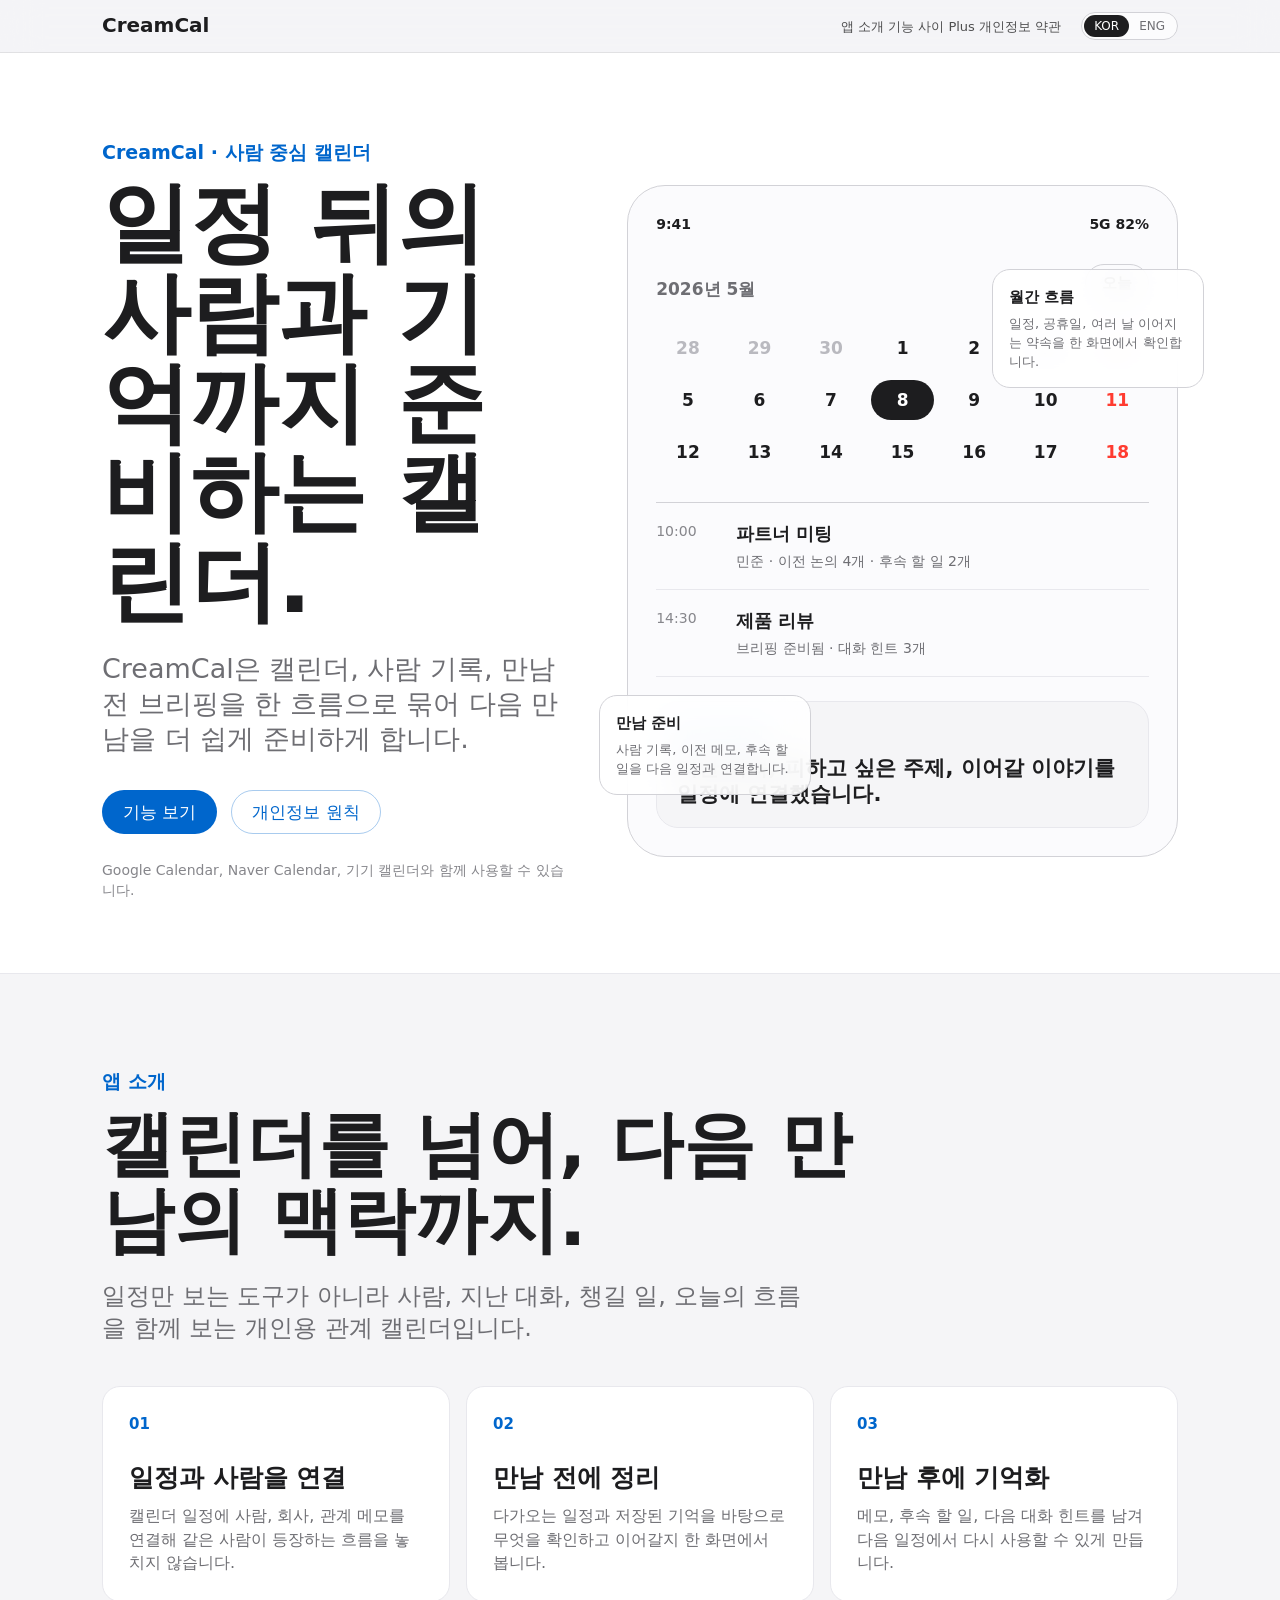
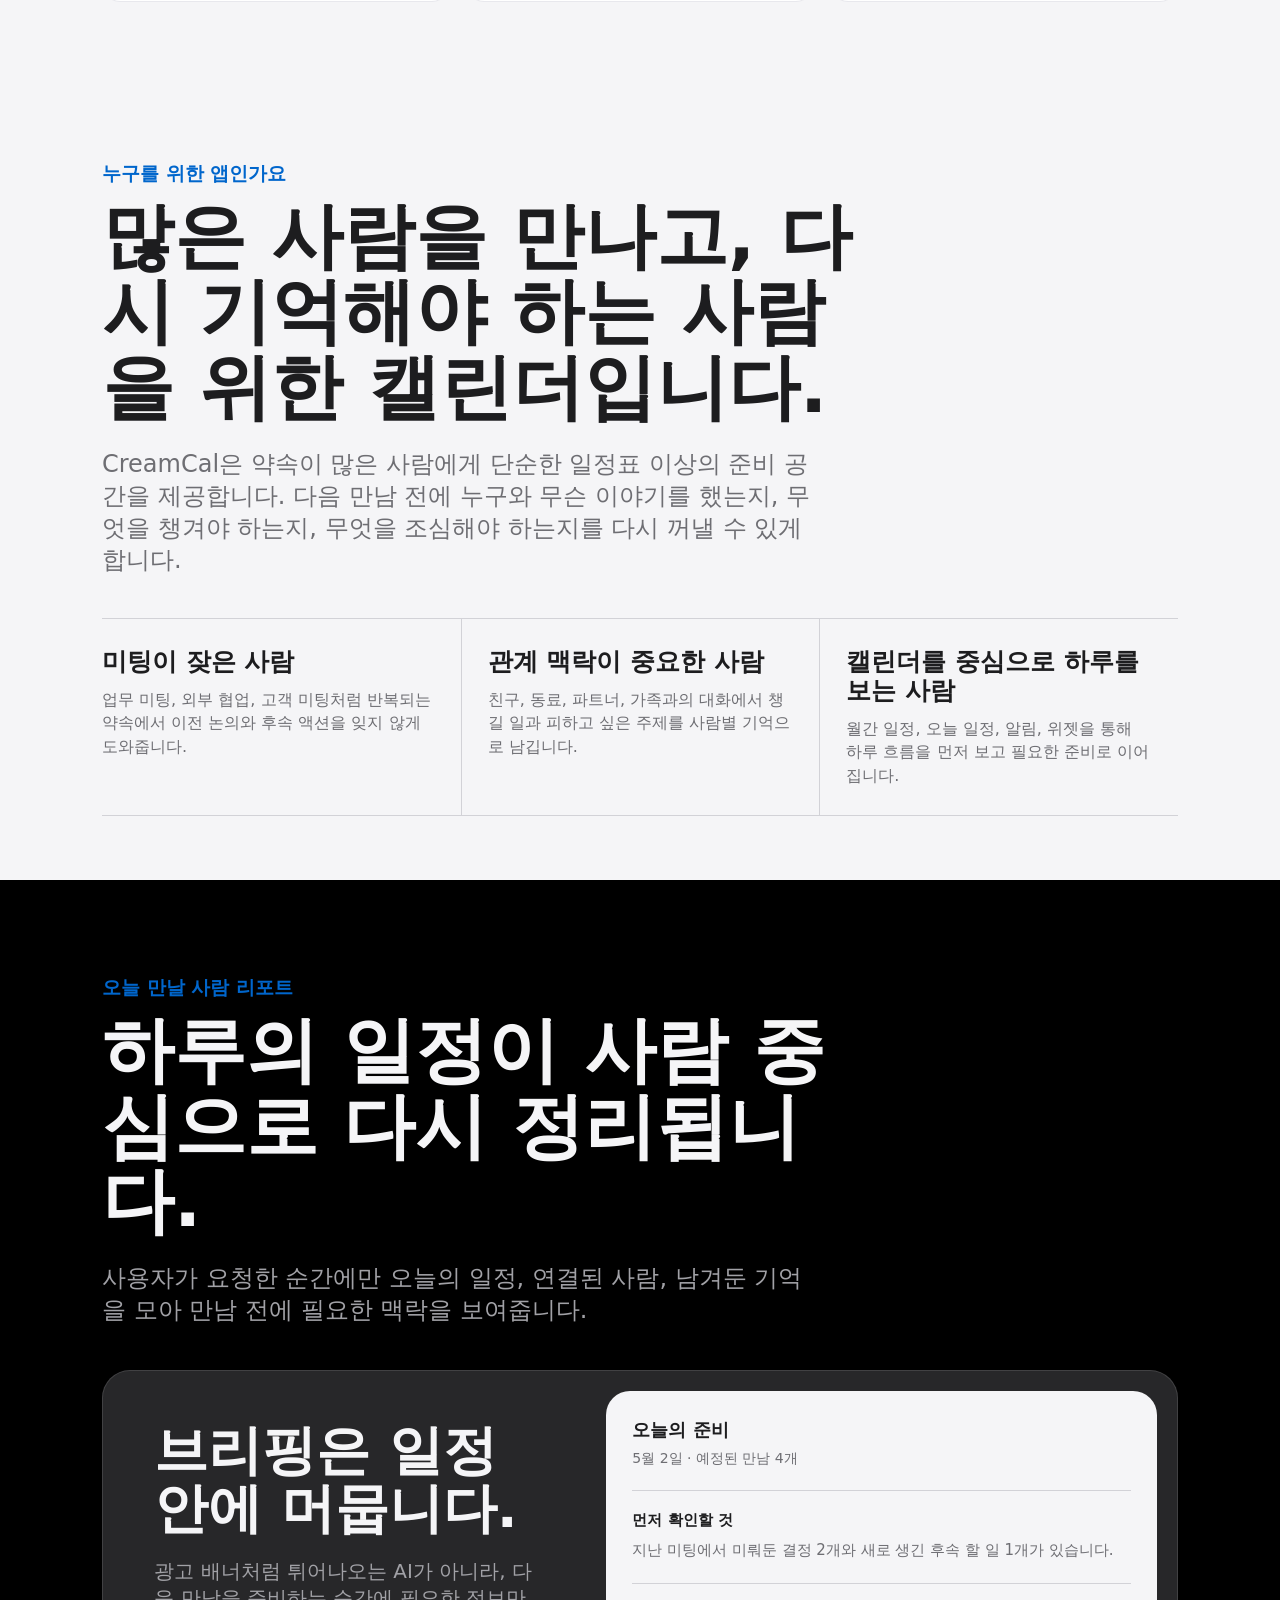
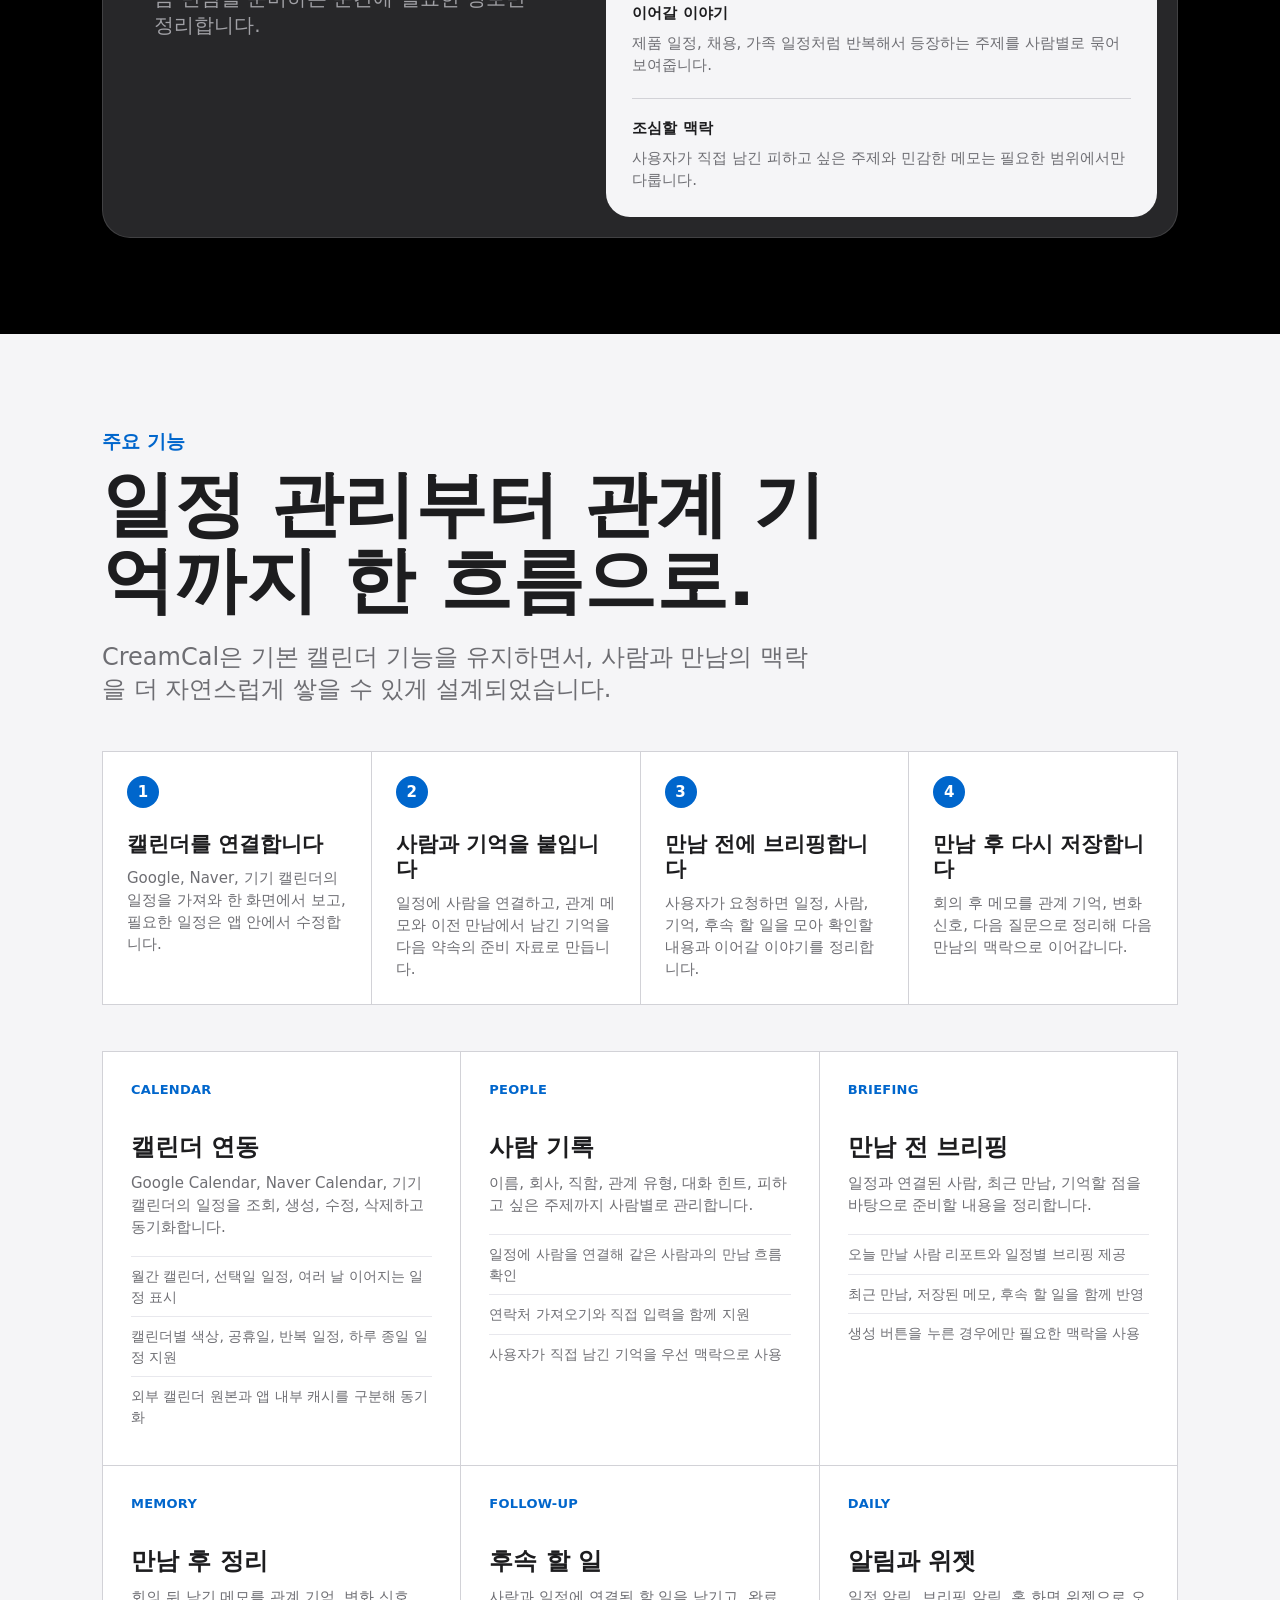
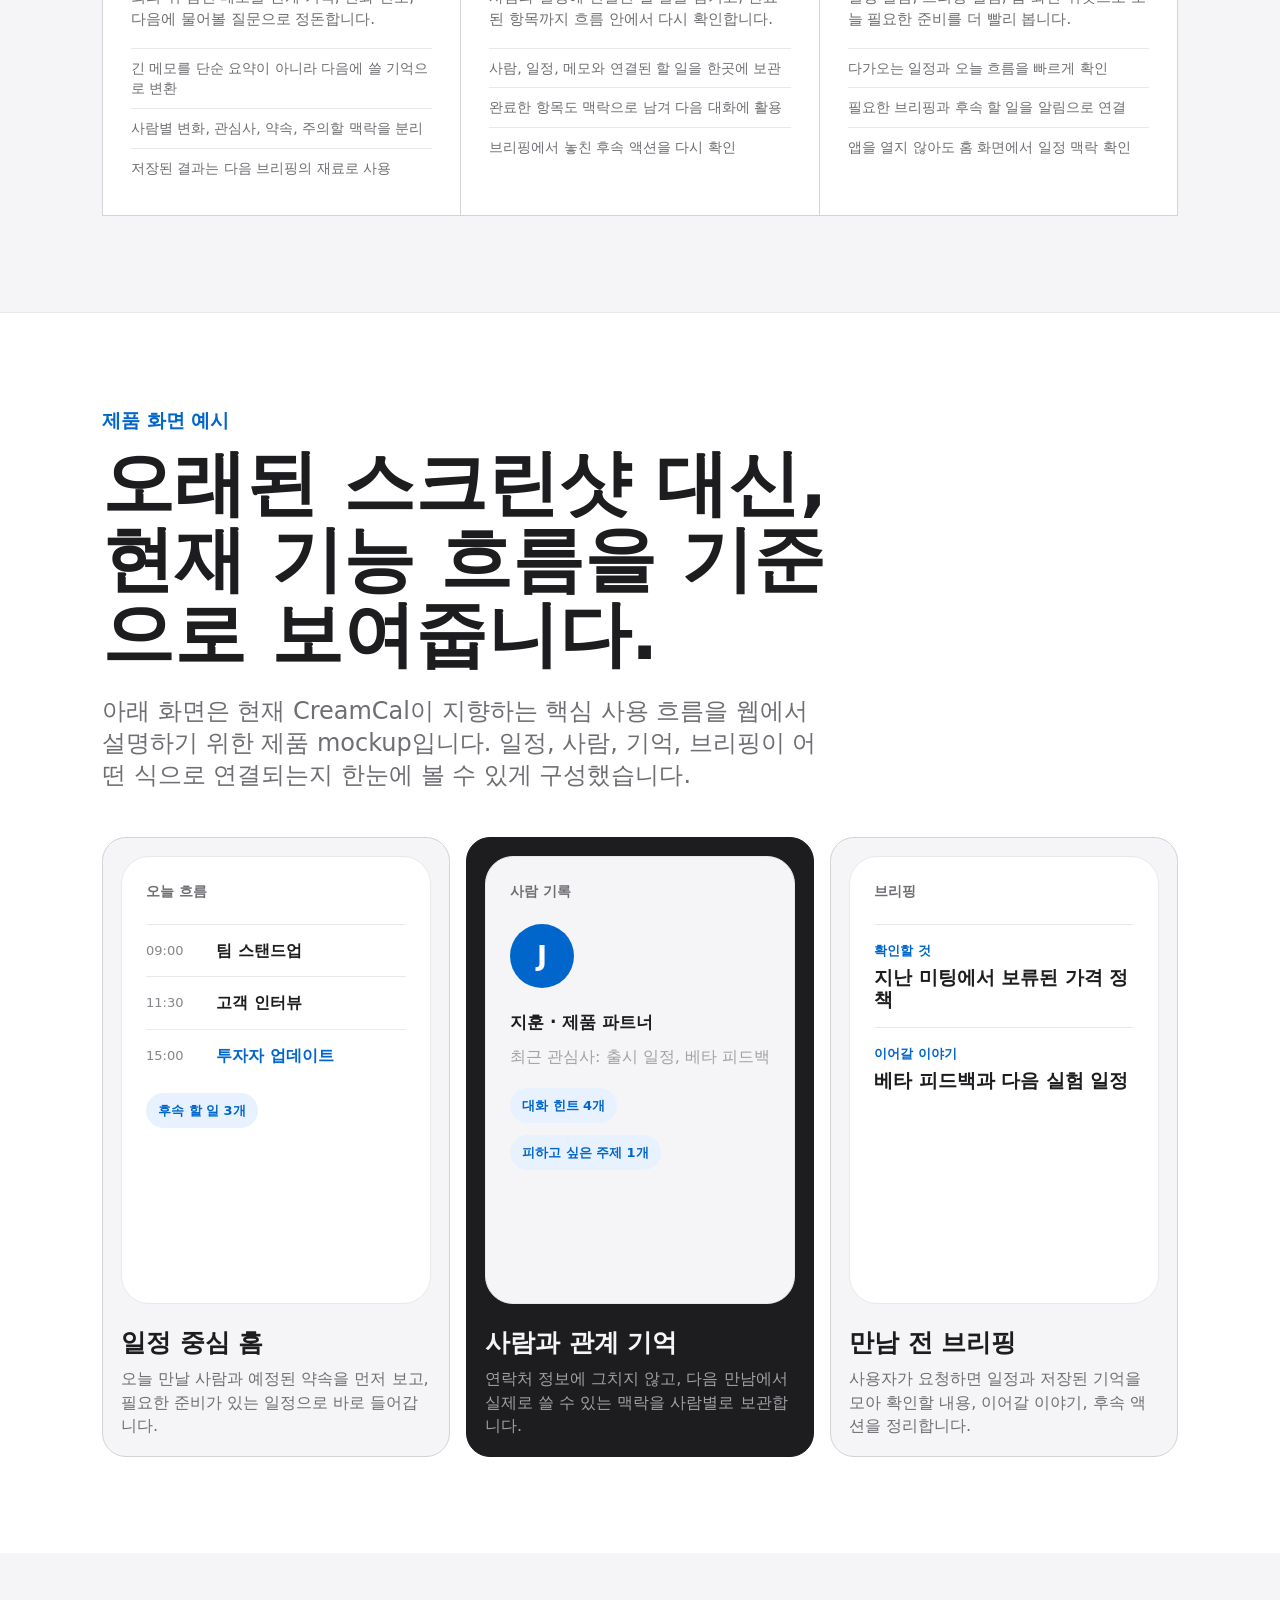
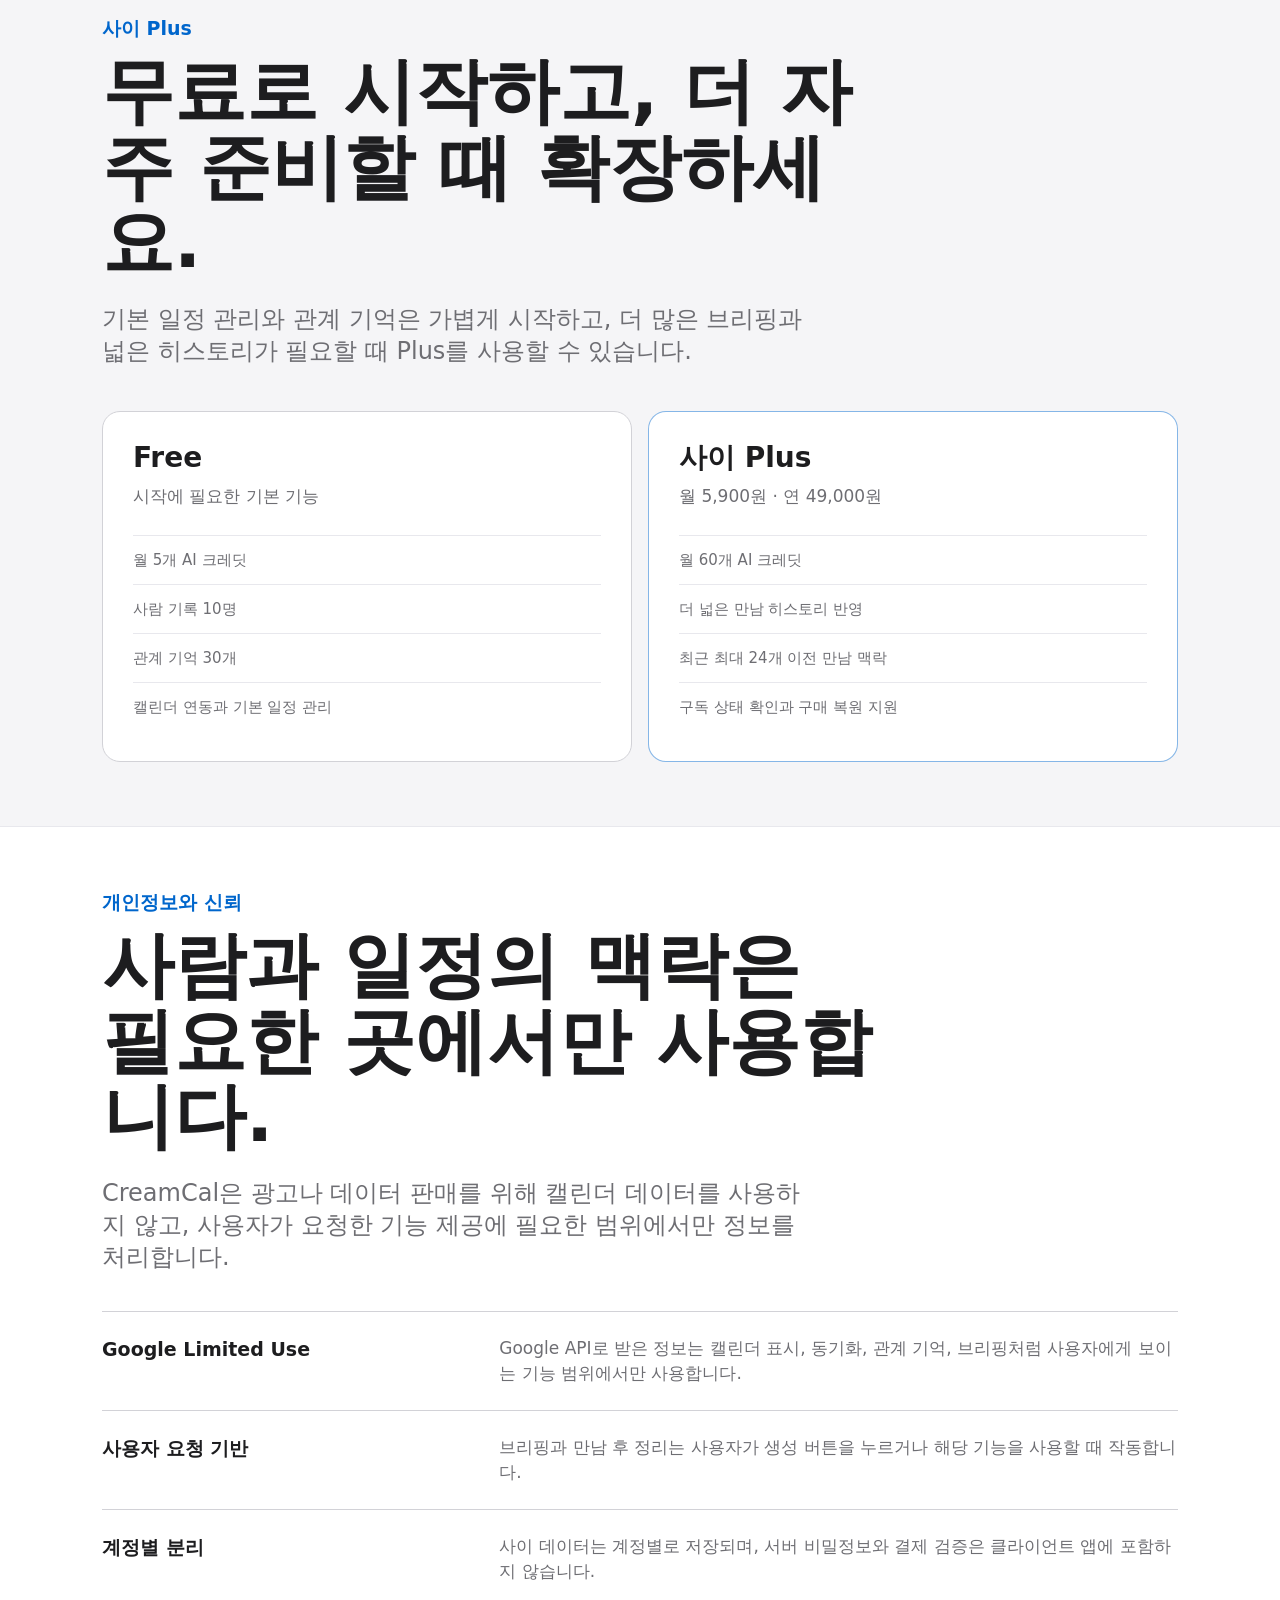
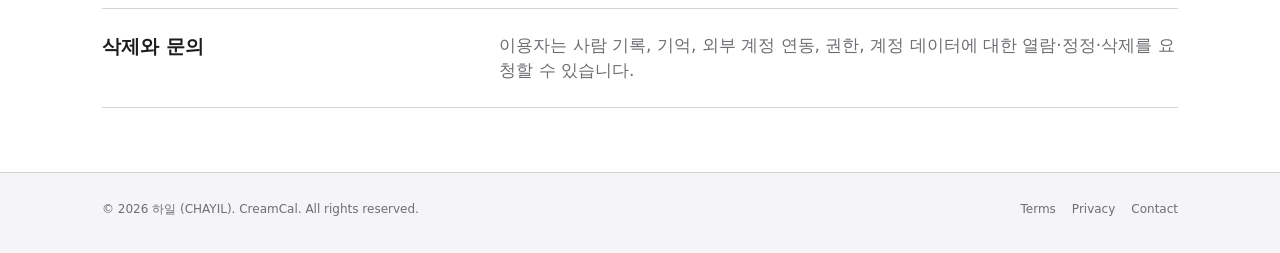
<file: index.html>
<!DOCTYPE html>
<html lang="ko" data-default-lang="ko">
<head>
    <meta charset="UTF-8">
    <meta name="viewport" content="width=device-width, initial-scale=1.0">
    <title>CreamCal - 사람과 기억까지 준비하는 캘린더</title>
    <meta name="description" content="CreamCal은 캘린더, 사람 기록, 만남 전 브리핑을 한 흐름으로 묶어 다음 만남을 더 쉽게 준비하게 합니다.">
    <link rel="icon" href="favicon.svg" type="image/svg+xml">
    <link rel="stylesheet" href="styles.css">
    <script src="site.js" defer></script>
</head>
<body>
    <header class="site-header">
        <nav class="nav" aria-label="Primary">
            <a class="brand" href="index.html">CreamCal</a>
            <div class="nav-side">
                <div class="nav-links is-active" data-locale="ko">
                    <a href="#overview-ko">앱 소개</a>
                    <a href="#features-ko">기능</a>
                    <a href="#plus-ko">사이 Plus</a>
                    <a href="privacy.html">개인정보</a>
                    <a href="terms.html">약관</a>
                </div>
                <div class="nav-links" data-locale="en">
                    <a href="#overview-en">Overview</a>
                    <a href="#features-en">Features</a>
                    <a href="#plus-en">Sai Plus</a>
                    <a href="privacy.html">Privacy</a>
                    <a href="terms.html">Terms</a>
                </div>
                <div class="language-toggle" aria-label="Language">
                    <button class="lang-btn is-active" type="button" data-lang-toggle="ko" aria-pressed="true">KOR</button>
                    <button class="lang-btn" type="button" data-lang-toggle="en">ENG</button>
                </div>
            </div>
        </nav>
    </header>

    <main class="is-active" data-locale="ko">
        <section class="hero">
            <div class="section hero-grid">
                <div>
                    <p class="eyebrow">CreamCal · 사람 중심 캘린더</p>
                    <h1>일정 뒤의 사람과 기억까지 준비하는 캘린더.</h1>
                    <p class="hero-copy">CreamCal은 캘린더, 사람 기록, 만남 전 브리핑을 한 흐름으로 묶어 다음 만남을 더 쉽게 준비하게 합니다.</p>
                    <div class="hero-actions">
                        <a class="button primary" href="#features-ko">기능 보기</a>
                        <a class="button secondary" href="#privacy-ko">개인정보 원칙</a>
                    </div>
                    <p class="hero-note">Google Calendar, Naver Calendar, 기기 캘린더와 함께 사용할 수 있습니다.</p>
                </div>
                <div class="hero-device-stage" aria-label="CreamCal app screens">
                    <div class="phone-mock hero-phone" aria-label="CreamCal 현재 제품 흐름 예시">
                        <div class="phone-status">
                            <span>9:41</span>
                            <span>5G 82%</span>
                        </div>
                        <div class="mock-app-head">
                            <span>2026년 5월</span>
                            <strong>오늘</strong>
                        </div>
                        <div class="mock-calendar-grid" aria-hidden="true">
                            <span class="muted">28</span><span class="muted">29</span><span class="muted">30</span><span>1</span><span>2</span><span>3</span><span class="sun">4</span>
                            <span>5</span><span>6</span><span>7</span><span class="selected">8</span><span>9</span><span>10</span><span class="sun">11</span>
                            <span>12</span><span>13</span><span>14</span><span>15</span><span>16</span><span>17</span><span class="sun">18</span>
                        </div>
                        <div class="mock-today">
                            <div class="mock-row">
                                <time>10:00</time>
                                <div>
                                    <strong>파트너 미팅</strong>
                                    <span>민준 · 이전 논의 4개 · 후속 할 일 2개</span>
                                </div>
                            </div>
                            <div class="mock-row">
                                <time>14:30</time>
                                <div>
                                    <strong>제품 리뷰</strong>
                                    <span>브리핑 준비됨 · 대화 힌트 3개</span>
                                </div>
                            </div>
                        </div>
                        <div class="mock-brief">
                            <span>만남 전 브리핑</span>
                            <strong>지난 약속, 피하고 싶은 주제, 이어갈 이야기를 일정에 연결했습니다.</strong>
                        </div>
                    </div>
                    <div class="floating-note top">
                        <strong>월간 흐름</strong>
                        <span>일정, 공휴일, 여러 날 이어지는 약속을 한 화면에서 확인합니다.</span>
                    </div>
                    <div class="floating-note bottom">
                        <strong>만남 준비</strong>
                        <span>사람 기록, 이전 메모, 후속 할 일을 다음 일정과 연결합니다.</span>
                    </div>
                </div>
            </div>
        </section>

        <section id="overview-ko" class="section">
            <p class="eyebrow">앱 소개</p>
            <h2 class="section-title">캘린더를 넘어, 다음 만남의 맥락까지.</h2>
            <p class="section-copy">일정만 보는 도구가 아니라 사람, 지난 대화, 챙길 일, 오늘의 흐름을 함께 보는 개인용 관계 캘린더입니다.</p>
            <div class="tiles">
                <article class="intro-tile">
                    <div class="intro-number">01</div>
                    <h3>일정과 사람을 연결</h3>
                    <p>캘린더 일정에 사람, 회사, 관계 메모를 연결해 같은 사람이 등장하는 흐름을 놓치지 않습니다.</p>
                </article>
                <article class="intro-tile">
                    <div class="intro-number">02</div>
                    <h3>만남 전에 정리</h3>
                    <p>다가오는 일정과 저장된 기억을 바탕으로 무엇을 확인하고 이어갈지 한 화면에서 봅니다.</p>
                </article>
                <article class="intro-tile">
                    <div class="intro-number">03</div>
                    <h3>만남 후에 기억화</h3>
                    <p>메모, 후속 할 일, 다음 대화 힌트를 남겨 다음 일정에서 다시 사용할 수 있게 만듭니다.</p>
                </article>
            </div>
        </section>

        <section class="section compact">
            <p class="eyebrow">누구를 위한 앱인가요</p>
            <h2 class="section-title">많은 사람을 만나고, 다시 기억해야 하는 사람을 위한 캘린더입니다.</h2>
            <p class="section-copy">CreamCal은 약속이 많은 사람에게 단순한 일정표 이상의 준비 공간을 제공합니다. 다음 만남 전에 누구와 무슨 이야기를 했는지, 무엇을 챙겨야 하는지, 무엇을 조심해야 하는지를 다시 꺼낼 수 있게 합니다.</p>
            <div class="audience-grid">
                <article class="audience-card">
                    <h3>미팅이 잦은 사람</h3>
                    <p>업무 미팅, 외부 협업, 고객 미팅처럼 반복되는 약속에서 이전 논의와 후속 액션을 잊지 않게 도와줍니다.</p>
                </article>
                <article class="audience-card">
                    <h3>관계 맥락이 중요한 사람</h3>
                    <p>친구, 동료, 파트너, 가족과의 대화에서 챙길 일과 피하고 싶은 주제를 사람별 기억으로 남깁니다.</p>
                </article>
                <article class="audience-card">
                    <h3>캘린더를 중심으로 하루를 보는 사람</h3>
                    <p>월간 일정, 오늘 일정, 알림, 위젯을 통해 하루 흐름을 먼저 보고 필요한 준비로 이어집니다.</p>
                </article>
            </div>
        </section>

        <section class="dark-band">
            <div class="section">
                <p class="eyebrow">오늘 만날 사람 리포트</p>
                <h2 class="section-title">하루의 일정이 사람 중심으로 다시 정리됩니다.</h2>
                <p class="section-copy">사용자가 요청한 순간에만 오늘의 일정, 연결된 사람, 남겨둔 기억을 모아 만남 전에 필요한 맥락을 보여줍니다.</p>
                <div class="dark-product">
                    <div class="dark-product-copy">
                        <h3>브리핑은 일정 안에 머뭅니다.</h3>
                        <p>광고 배너처럼 튀어나오는 AI가 아니라, 다음 만남을 준비하는 순간에 필요한 정보만 정리합니다.</p>
                    </div>
                    <div class="report-card">
                        <h4>오늘의 준비</h4>
                        <div class="report-date">5월 2일 · 예정된 만남 4개</div>
                        <div class="report-section">
                            <strong>먼저 확인할 것</strong>
                            <p>지난 미팅에서 미뤄둔 결정 2개와 새로 생긴 후속 할 일 1개가 있습니다.</p>
                        </div>
                        <div class="report-section">
                            <strong>이어갈 이야기</strong>
                            <p>제품 일정, 채용, 가족 일정처럼 반복해서 등장하는 주제를 사람별로 묶어 보여줍니다.</p>
                        </div>
                        <div class="report-section">
                            <strong>조심할 맥락</strong>
                            <p>사용자가 직접 남긴 피하고 싶은 주제와 민감한 메모는 필요한 범위에서만 다룹니다.</p>
                        </div>
                    </div>
                </div>
            </div>
        </section>

        <section id="features-ko" class="section">
            <p class="eyebrow">주요 기능</p>
            <h2 class="section-title">일정 관리부터 관계 기억까지 한 흐름으로.</h2>
            <p class="section-copy">CreamCal은 기본 캘린더 기능을 유지하면서, 사람과 만남의 맥락을 더 자연스럽게 쌓을 수 있게 설계되었습니다.</p>
            <div class="workflow">
                <div class="workflow-step">
                    <span>1</span>
                    <h3>캘린더를 연결합니다</h3>
                    <p>Google, Naver, 기기 캘린더의 일정을 가져와 한 화면에서 보고, 필요한 일정은 앱 안에서 수정합니다.</p>
                </div>
                <div class="workflow-step">
                    <span>2</span>
                    <h3>사람과 기억을 붙입니다</h3>
                    <p>일정에 사람을 연결하고, 관계 메모와 이전 만남에서 남긴 기억을 다음 약속의 준비 자료로 만듭니다.</p>
                </div>
                <div class="workflow-step">
                    <span>3</span>
                    <h3>만남 전에 브리핑합니다</h3>
                    <p>사용자가 요청하면 일정, 사람, 기억, 후속 할 일을 모아 확인할 내용과 이어갈 이야기를 정리합니다.</p>
                </div>
                <div class="workflow-step">
                    <span>4</span>
                    <h3>만남 후 다시 저장합니다</h3>
                    <p>회의 후 메모를 관계 기억, 변화 신호, 다음 질문으로 정리해 다음 만남의 맥락으로 이어갑니다.</p>
                </div>
            </div>
            <div class="feature-grid">
                <article class="feature">
                    <div class="feature-kicker">Calendar</div>
                    <h3>캘린더 연동</h3>
                    <p>Google Calendar, Naver Calendar, 기기 캘린더의 일정을 조회, 생성, 수정, 삭제하고 동기화합니다.</p>
                    <ul class="feature-points">
                        <li>월간 캘린더, 선택일 일정, 여러 날 이어지는 일정 표시</li>
                        <li>캘린더별 색상, 공휴일, 반복 일정, 하루 종일 일정 지원</li>
                        <li>외부 캘린더 원본과 앱 내부 캐시를 구분해 동기화</li>
                    </ul>
                </article>
                <article class="feature">
                    <div class="feature-kicker">People</div>
                    <h3>사람 기록</h3>
                    <p>이름, 회사, 직함, 관계 유형, 대화 힌트, 피하고 싶은 주제까지 사람별로 관리합니다.</p>
                    <ul class="feature-points">
                        <li>일정에 사람을 연결해 같은 사람과의 만남 흐름 확인</li>
                        <li>연락처 가져오기와 직접 입력을 함께 지원</li>
                        <li>사용자가 직접 남긴 기억을 우선 맥락으로 사용</li>
                    </ul>
                </article>
                <article class="feature">
                    <div class="feature-kicker">Briefing</div>
                    <h3>만남 전 브리핑</h3>
                    <p>일정과 연결된 사람, 최근 만남, 기억할 점을 바탕으로 준비할 내용을 정리합니다.</p>
                    <ul class="feature-points">
                        <li>오늘 만날 사람 리포트와 일정별 브리핑 제공</li>
                        <li>최근 만남, 저장된 메모, 후속 할 일을 함께 반영</li>
                        <li>생성 버튼을 누른 경우에만 필요한 맥락을 사용</li>
                    </ul>
                </article>
                <article class="feature">
                    <div class="feature-kicker">Memory</div>
                    <h3>만남 후 정리</h3>
                    <p>회의 뒤 남긴 메모를 관계 기억, 변화 신호, 다음에 물어볼 질문으로 정돈합니다.</p>
                    <ul class="feature-points">
                        <li>긴 메모를 단순 요약이 아니라 다음에 쓸 기억으로 변환</li>
                        <li>사람별 변화, 관심사, 약속, 주의할 맥락을 분리</li>
                        <li>저장된 결과는 다음 브리핑의 재료로 사용</li>
                    </ul>
                </article>
                <article class="feature">
                    <div class="feature-kicker">Follow-up</div>
                    <h3>후속 할 일</h3>
                    <p>사람과 일정에 연결된 할 일을 남기고, 완료된 항목까지 흐름 안에서 다시 확인합니다.</p>
                    <ul class="feature-points">
                        <li>사람, 일정, 메모와 연결된 할 일을 한곳에 보관</li>
                        <li>완료한 항목도 맥락으로 남겨 다음 대화에 활용</li>
                        <li>브리핑에서 놓친 후속 액션을 다시 확인</li>
                    </ul>
                </article>
                <article class="feature">
                    <div class="feature-kicker">Daily</div>
                    <h3>알림과 위젯</h3>
                    <p>일정 알림, 브리핑 알림, 홈 화면 위젯으로 오늘 필요한 준비를 더 빨리 봅니다.</p>
                    <ul class="feature-points">
                        <li>다가오는 일정과 오늘 흐름을 빠르게 확인</li>
                        <li>필요한 브리핑과 후속 할 일을 알림으로 연결</li>
                        <li>앱을 열지 않아도 홈 화면에서 일정 맥락 확인</li>
                    </ul>
                </article>
            </div>
        </section>

        <section class="screen-band">
            <div class="section">
                <p class="eyebrow">제품 화면 예시</p>
                <h2 class="section-title">오래된 스크린샷 대신, 현재 기능 흐름을 기준으로 보여줍니다.</h2>
                <p class="section-copy">아래 화면은 현재 CreamCal이 지향하는 핵심 사용 흐름을 웹에서 설명하기 위한 제품 mockup입니다. 일정, 사람, 기억, 브리핑이 어떤 식으로 연결되는지 한눈에 볼 수 있게 구성했습니다.</p>
                <div class="mock-gallery">
                    <article class="mock-card">
                        <div class="mini-phone">
                            <div class="mini-title">오늘 흐름</div>
                            <div class="mini-row"><span>09:00</span><strong>팀 스탠드업</strong></div>
                            <div class="mini-row"><span>11:30</span><strong>고객 인터뷰</strong></div>
                            <div class="mini-row active"><span>15:00</span><strong>투자자 업데이트</strong></div>
                            <div class="mini-chip">후속 할 일 3개</div>
                        </div>
                        <h3>일정 중심 홈</h3>
                        <p>오늘 만날 사람과 예정된 약속을 먼저 보고, 필요한 준비가 있는 일정으로 바로 들어갑니다.</p>
                    </article>
                    <article class="mock-card dark">
                        <div class="mini-phone">
                            <div class="mini-title">사람 기록</div>
                            <div class="person-dot">J</div>
                            <strong>지훈 · 제품 파트너</strong>
                            <p>최근 관심사: 출시 일정, 베타 피드백</p>
                            <div class="mini-chip">대화 힌트 4개</div>
                            <div class="mini-chip">피하고 싶은 주제 1개</div>
                        </div>
                        <h3>사람과 관계 기억</h3>
                        <p>연락처 정보에 그치지 않고, 다음 만남에서 실제로 쓸 수 있는 맥락을 사람별로 보관합니다.</p>
                    </article>
                    <article class="mock-card">
                        <div class="mini-phone">
                            <div class="mini-title">브리핑</div>
                            <div class="brief-block">
                                <span>확인할 것</span>
                                <strong>지난 미팅에서 보류된 가격 정책</strong>
                            </div>
                            <div class="brief-block">
                                <span>이어갈 이야기</span>
                                <strong>베타 피드백과 다음 실험 일정</strong>
                            </div>
                        </div>
                        <h3>만남 전 브리핑</h3>
                        <p>사용자가 요청하면 일정과 저장된 기억을 모아 확인할 내용, 이어갈 이야기, 후속 액션을 정리합니다.</p>
                    </article>
                </div>
            </div>
        </section>

        <section id="plus-ko" class="section compact">
            <p class="eyebrow">사이 Plus</p>
            <h2 class="section-title">무료로 시작하고, 더 자주 준비할 때 확장하세요.</h2>
            <p class="section-copy">기본 일정 관리와 관계 기억은 가볍게 시작하고, 더 많은 브리핑과 넓은 히스토리가 필요할 때 Plus를 사용할 수 있습니다.</p>
            <div class="plans">
                <article class="plan">
                    <h3>Free</h3>
                    <p class="plan-price">시작에 필요한 기본 기능</p>
                    <ul>
                        <li>월 5개 AI 크레딧</li>
                        <li>사람 기록 10명</li>
                        <li>관계 기억 30개</li>
                        <li>캘린더 연동과 기본 일정 관리</li>
                    </ul>
                </article>
                <article class="plan highlight">
                    <h3>사이 Plus</h3>
                    <p class="plan-price">월 5,900원 · 연 49,000원</p>
                    <ul>
                        <li>월 60개 AI 크레딧</li>
                        <li>더 넓은 만남 히스토리 반영</li>
                        <li>최근 최대 24개 이전 만남 맥락</li>
                        <li>구독 상태 확인과 구매 복원 지원</li>
                    </ul>
                </article>
            </div>
        </section>

        <section id="privacy-ko" class="trust-band">
            <div class="section compact">
                <p class="eyebrow">개인정보와 신뢰</p>
                <h2 class="section-title">사람과 일정의 맥락은 필요한 곳에서만 사용합니다.</h2>
                <p class="section-copy">CreamCal은 광고나 데이터 판매를 위해 캘린더 데이터를 사용하지 않고, 사용자가 요청한 기능 제공에 필요한 범위에서만 정보를 처리합니다.</p>
                <div class="trust-list">
                    <div class="trust-row">
                        <h3>Google Limited Use</h3>
                        <p>Google API로 받은 정보는 캘린더 표시, 동기화, 관계 기억, 브리핑처럼 사용자에게 보이는 기능 범위에서만 사용합니다.</p>
                    </div>
                    <div class="trust-row">
                        <h3>사용자 요청 기반</h3>
                        <p>브리핑과 만남 후 정리는 사용자가 생성 버튼을 누르거나 해당 기능을 사용할 때 작동합니다.</p>
                    </div>
                    <div class="trust-row">
                        <h3>계정별 분리</h3>
                        <p>사이 데이터는 계정별로 저장되며, 서버 비밀정보와 결제 검증은 클라이언트 앱에 포함하지 않습니다.</p>
                    </div>
                    <div class="trust-row">
                        <h3>삭제와 문의</h3>
                        <p>이용자는 사람 기록, 기억, 외부 계정 연동, 권한, 계정 데이터에 대한 열람·정정·삭제를 요청할 수 있습니다.</p>
                    </div>
                </div>
            </div>
        </section>
    </main>

    <main data-locale="en">
        <section class="hero">
            <div class="section hero-grid">
                <div>
                    <p class="eyebrow">CreamCal · people-aware calendar</p>
                    <h1>A calendar that remembers the people behind your meetings.</h1>
                    <p class="hero-copy">CreamCal brings your calendar, people records, meeting memory, and pre-meeting briefings into one focused flow.</p>
                    <div class="hero-actions">
                        <a class="button primary" href="#features-en">Explore features</a>
                        <a class="button secondary" href="#privacy-en">Privacy principles</a>
                    </div>
                    <p class="hero-note">Works with Google Calendar, Naver Calendar, and device calendars.</p>
                </div>
                <div class="hero-device-stage" aria-label="CreamCal app flow mockup">
                    <div class="phone-mock hero-phone" aria-label="CreamCal current product flow example">
                        <div class="phone-status">
                            <span>9:41</span>
                            <span>5G 82%</span>
                        </div>
                        <div class="mock-app-head">
                            <span>May 2026</span>
                            <strong>Today</strong>
                        </div>
                        <div class="mock-calendar-grid" aria-hidden="true">
                            <span class="muted">28</span><span class="muted">29</span><span class="muted">30</span><span>1</span><span>2</span><span>3</span><span class="sun">4</span>
                            <span>5</span><span>6</span><span>7</span><span class="selected">8</span><span>9</span><span>10</span><span class="sun">11</span>
                            <span>12</span><span>13</span><span>14</span><span>15</span><span>16</span><span>17</span><span class="sun">18</span>
                        </div>
                        <div class="mock-today">
                            <div class="mock-row">
                                <time>10:00</time>
                                <div>
                                    <strong>Partner meeting</strong>
                                    <span>Minjun · 4 prior notes · 2 follow-ups</span>
                                </div>
                            </div>
                            <div class="mock-row">
                                <time>14:30</time>
                                <div>
                                    <strong>Product review</strong>
                                    <span>Briefing ready · 3 conversation hints</span>
                                </div>
                            </div>
                        </div>
                        <div class="mock-brief">
                            <span>Pre-meeting brief</span>
                            <strong>Promises, sensitive topics, and open threads are connected to the event.</strong>
                        </div>
                    </div>
                    <div class="floating-note top">
                        <strong>Monthly flow</strong>
                        <span>See events, holidays, and multi-day plans in one quiet calendar view.</span>
                    </div>
                    <div class="floating-note bottom">
                        <strong>Meeting prep</strong>
                        <span>Connect people records, prior notes, and follow-ups to the next event.</span>
                    </div>
                </div>
            </div>
        </section>

        <section id="overview-en" class="section">
            <p class="eyebrow">Overview</p>
            <h2 class="section-title">Beyond events, into the context of your next meeting.</h2>
            <p class="section-copy">CreamCal is a personal relationship calendar for schedules, people, previous conversations, follow-ups, and the flow of your day.</p>
            <div class="tiles">
                <article class="intro-tile">
                    <div class="intro-number">01</div>
                    <h3>Connect people to events</h3>
                    <p>Attach people, companies, relationship notes, and meeting context to the events already on your calendar.</p>
                </article>
                <article class="intro-tile">
                    <div class="intro-number">02</div>
                    <h3>Prepare before meetings</h3>
                    <p>See what to check, what to continue, and what changed before the next conversation begins.</p>
                </article>
                <article class="intro-tile">
                    <div class="intro-number">03</div>
                    <h3>Turn notes into memory</h3>
                    <p>Save notes, follow-ups, and conversation hints so they come back when the next meeting arrives.</p>
                </article>
            </div>
        </section>

        <section class="section compact">
            <p class="eyebrow">Who It Is For</p>
            <h2 class="section-title">For people who meet often and need to remember well.</h2>
            <p class="section-copy">CreamCal gives busy calendars a preparation layer. Before the next meeting, it helps you recover who you are meeting, what you discussed, what you promised, and what deserves care.</p>
            <div class="audience-grid">
                <article class="audience-card">
                    <h3>People with frequent meetings</h3>
                    <p>Keep prior discussions and follow-up actions close to recurring work meetings, external collaboration, and customer conversations.</p>
                </article>
                <article class="audience-card">
                    <h3>People who depend on context</h3>
                    <p>Store what to remember, what to continue, and what to avoid across friends, colleagues, partners, and family.</p>
                </article>
                <article class="audience-card">
                    <h3>People who run their day from a calendar</h3>
                    <p>Start from the monthly view, today's events, alerts, and widgets, then move into the preparation each event needs.</p>
                </article>
            </div>
        </section>

        <section class="dark-band">
            <div class="section">
                <p class="eyebrow">Daily people report</p>
                <h2 class="section-title">Your day is reframed around the people you are meeting.</h2>
                <p class="section-copy">When you ask for it, CreamCal brings together today's events, linked people, and saved memories to show the context you need before a meeting.</p>
                <div class="dark-product">
                    <div class="dark-product-copy">
                        <h3>Briefings stay inside the meeting flow.</h3>
                        <p>No persistent AI banner. Just the context you need at the point where you are preparing for the next conversation.</p>
                    </div>
                    <div class="report-card">
                        <h4>Today's preparation</h4>
                        <div class="report-date">May 2 · 4 meetings scheduled</div>
                        <div class="report-section">
                            <strong>Check first</strong>
                            <p>Two postponed decisions and one new follow-up from the previous meeting need attention.</p>
                        </div>
                        <div class="report-section">
                            <strong>Continue the thread</strong>
                            <p>Recurring topics such as product timing, hiring, and family plans are grouped by person.</p>
                        </div>
                        <div class="report-section">
                            <strong>Handle with care</strong>
                            <p>Topics you marked as sensitive are included only where they are needed for preparation.</p>
                        </div>
                    </div>
                </div>
            </div>
        </section>

        <section id="features-en" class="section">
            <p class="eyebrow">Features</p>
            <h2 class="section-title">Calendar management and relationship memory in one flow.</h2>
            <p class="section-copy">CreamCal keeps the essentials of a calendar while making it easier to build useful context around people and meetings.</p>
            <div class="workflow">
                <div class="workflow-step">
                    <span>1</span>
                    <h3>Connect your calendars</h3>
                    <p>Bring Google, Naver, and device calendars into one view, then edit the events you need from inside the app.</p>
                </div>
                <div class="workflow-step">
                    <span>2</span>
                    <h3>Attach people and memory</h3>
                    <p>Link people to events and turn relationship notes into preparation material for the next meeting.</p>
                </div>
                <div class="workflow-step">
                    <span>3</span>
                    <h3>Prepare before meeting</h3>
                    <p>When requested, CreamCal gathers event, person, memory, and follow-up context into a focused briefing.</p>
                </div>
                <div class="workflow-step">
                    <span>4</span>
                    <h3>Save what changed</h3>
                    <p>After the meeting, convert notes into relationship memory, change signals, and useful questions for next time.</p>
                </div>
            </div>
            <div class="feature-grid">
                <article class="feature">
                    <div class="feature-kicker">Calendar</div>
                    <h3>Calendar sync</h3>
                    <p>View, create, update, delete, and sync events from Google Calendar, Naver Calendar, and device calendars.</p>
                    <ul class="feature-points">
                        <li>Monthly calendar, selected-day events, and multi-day event display</li>
                        <li>Calendar colors, holidays, recurring events, and all-day events</li>
                        <li>Separation between source calendars and CreamCal's local cache</li>
                    </ul>
                </article>
                <article class="feature">
                    <div class="feature-kicker">People</div>
                    <h3>People records</h3>
                    <p>Track names, companies, titles, relationship types, conversation hints, and topics to avoid.</p>
                    <ul class="feature-points">
                        <li>Link people to events and review meeting history by person</li>
                        <li>Support both contact import and manual people records</li>
                        <li>Use user-authored memory as the strongest source of context</li>
                    </ul>
                </article>
                <article class="feature">
                    <div class="feature-kicker">Briefing</div>
                    <h3>Pre-meeting briefings</h3>
                    <p>Prepare from the event, linked people, recent meetings, saved notes, and follow-up actions.</p>
                    <ul class="feature-points">
                        <li>Daily people report and event-specific briefings</li>
                        <li>Recent meetings, saved notes, and follow-up actions in context</li>
                        <li>Runs only when the user requests generation</li>
                    </ul>
                </article>
                <article class="feature">
                    <div class="feature-kicker">Memory</div>
                    <h3>Post-meeting cleanup</h3>
                    <p>Turn meeting notes into relationship memory, change signals, and useful questions for next time.</p>
                    <ul class="feature-points">
                        <li>Transforms notes into reusable memory, not just summaries</li>
                        <li>Separates interests, promises, cautions, and changes by person</li>
                        <li>Saved outputs become input for future briefings</li>
                    </ul>
                </article>
                <article class="feature">
                    <div class="feature-kicker">Follow-up</div>
                    <h3>Follow-up actions</h3>
                    <p>Keep action items connected to the right person and event, including completed items for context.</p>
                    <ul class="feature-points">
                        <li>Store tasks with the related person, event, and note</li>
                        <li>Keep completed items visible as relationship context</li>
                        <li>Surface missed actions inside future briefings</li>
                    </ul>
                </article>
                <article class="feature">
                    <div class="feature-kicker">Daily</div>
                    <h3>Alerts and widgets</h3>
                    <p>Use event alerts, briefing reminders, and home-screen widgets to see what needs attention today.</p>
                    <ul class="feature-points">
                        <li>Check today's flow and upcoming events quickly</li>
                        <li>Connect briefing and follow-up reminders to meeting prep</li>
                        <li>See calendar context from the home screen widget</li>
                    </ul>
                </article>
            </div>
        </section>

        <section class="screen-band">
            <div class="section">
                <p class="eyebrow">Product Flow Mockups</p>
                <h2 class="section-title">No stale screenshots. The site now shows the current product direction.</h2>
                <p class="section-copy">These mockups explain the product flow on the website: how schedule, people, memory, and briefings connect around the next meeting.</p>
                <div class="mock-gallery">
                    <article class="mock-card">
                        <div class="mini-phone">
                            <div class="mini-title">Today Flow</div>
                            <div class="mini-row"><span>09:00</span><strong>Team standup</strong></div>
                            <div class="mini-row"><span>11:30</span><strong>Customer interview</strong></div>
                            <div class="mini-row active"><span>15:00</span><strong>Investor update</strong></div>
                            <div class="mini-chip">3 follow-ups</div>
                        </div>
                        <h3>Schedule-first home</h3>
                        <p>Start with today's meetings and jump directly into the preparation each event needs.</p>
                    </article>
                    <article class="mock-card dark">
                        <div class="mini-phone">
                            <div class="mini-title">People Record</div>
                            <div class="person-dot">J</div>
                            <strong>Jihoon · product partner</strong>
                            <p>Recent interests: launch timing, beta feedback</p>
                            <div class="mini-chip">4 conversation hints</div>
                            <div class="mini-chip">1 sensitive topic</div>
                        </div>
                        <h3>People and memory</h3>
                        <p>Go beyond contact data and keep the relationship context that matters in the next conversation.</p>
                    </article>
                    <article class="mock-card">
                        <div class="mini-phone">
                            <div class="mini-title">Briefing</div>
                            <div class="brief-block">
                                <span>Check first</span>
                                <strong>Pricing decision postponed last time</strong>
                            </div>
                            <div class="brief-block">
                                <span>Continue</span>
                                <strong>Beta feedback and next experiment date</strong>
                            </div>
                        </div>
                        <h3>Pre-meeting briefing</h3>
                        <p>When requested, CreamCal summarizes what to check, what to continue, and which actions remain open.</p>
                    </article>
                </div>
            </div>
        </section>

        <section id="plus-en" class="section compact">
            <p class="eyebrow">Sai Plus</p>
            <h2 class="section-title">Start free. Expand when you prepare more often.</h2>
            <p class="section-copy">Use the core calendar and relationship-memory flow for free, then upgrade when you need more AI credits and broader meeting history.</p>
            <div class="plans">
                <article class="plan">
                    <h3>Free</h3>
                    <p class="plan-price">The basics for getting started</p>
                    <ul>
                        <li>5 AI credits per month</li>
                        <li>10 people records</li>
                        <li>30 relationship memories</li>
                        <li>Calendar sync and event management</li>
                    </ul>
                </article>
                <article class="plan highlight">
                    <h3>Sai Plus</h3>
                    <p class="plan-price">KRW 5,900 monthly · KRW 49,000 yearly</p>
                    <ul>
                        <li>60 AI credits per month</li>
                        <li>Broader meeting history</li>
                        <li>Up to 24 prior meetings in context</li>
                        <li>Subscription validation and purchase restore</li>
                    </ul>
                </article>
            </div>
        </section>

        <section id="privacy-en" class="trust-band">
            <div class="section compact">
                <p class="eyebrow">Privacy and trust</p>
                <h2 class="section-title">People and calendar context are used only where they are needed.</h2>
                <p class="section-copy">CreamCal does not use calendar data for advertising or data sale. Information is processed only to provide the features users request.</p>
                <div class="trust-list">
                    <div class="trust-row">
                        <h3>Google Limited Use</h3>
                        <p>Information received from Google APIs is used only for visible calendar, sync, relationship-memory, and briefing features.</p>
                    </div>
                    <div class="trust-row">
                        <h3>User-requested generation</h3>
                        <p>Briefings and post-meeting cleanup run when you press generate or use that feature in the app.</p>
                    </div>
                    <div class="trust-row">
                        <h3>Account separation</h3>
                        <p>Sai data is stored per account, while server secrets and purchase validation remain outside the client app.</p>
                    </div>
                    <div class="trust-row">
                        <h3>Deletion and support</h3>
                        <p>Users can request access, correction, deletion, external account disconnection, permission changes, and account-data deletion.</p>
                    </div>
                </div>
            </div>
        </section>
    </main>

    <footer class="site-footer">
        <div class="footer-inner">
            <div>© 2026 하일 (CHAYIL). CreamCal. All rights reserved.</div>
            <div class="footer-links">
                <a href="terms.html">Terms</a>
                <a href="privacy.html">Privacy</a>
                <a href="mailto:kyungkook.son@gmail.com">Contact</a>
            </div>
        </div>
    </footer>
</body>
</html>
</file>
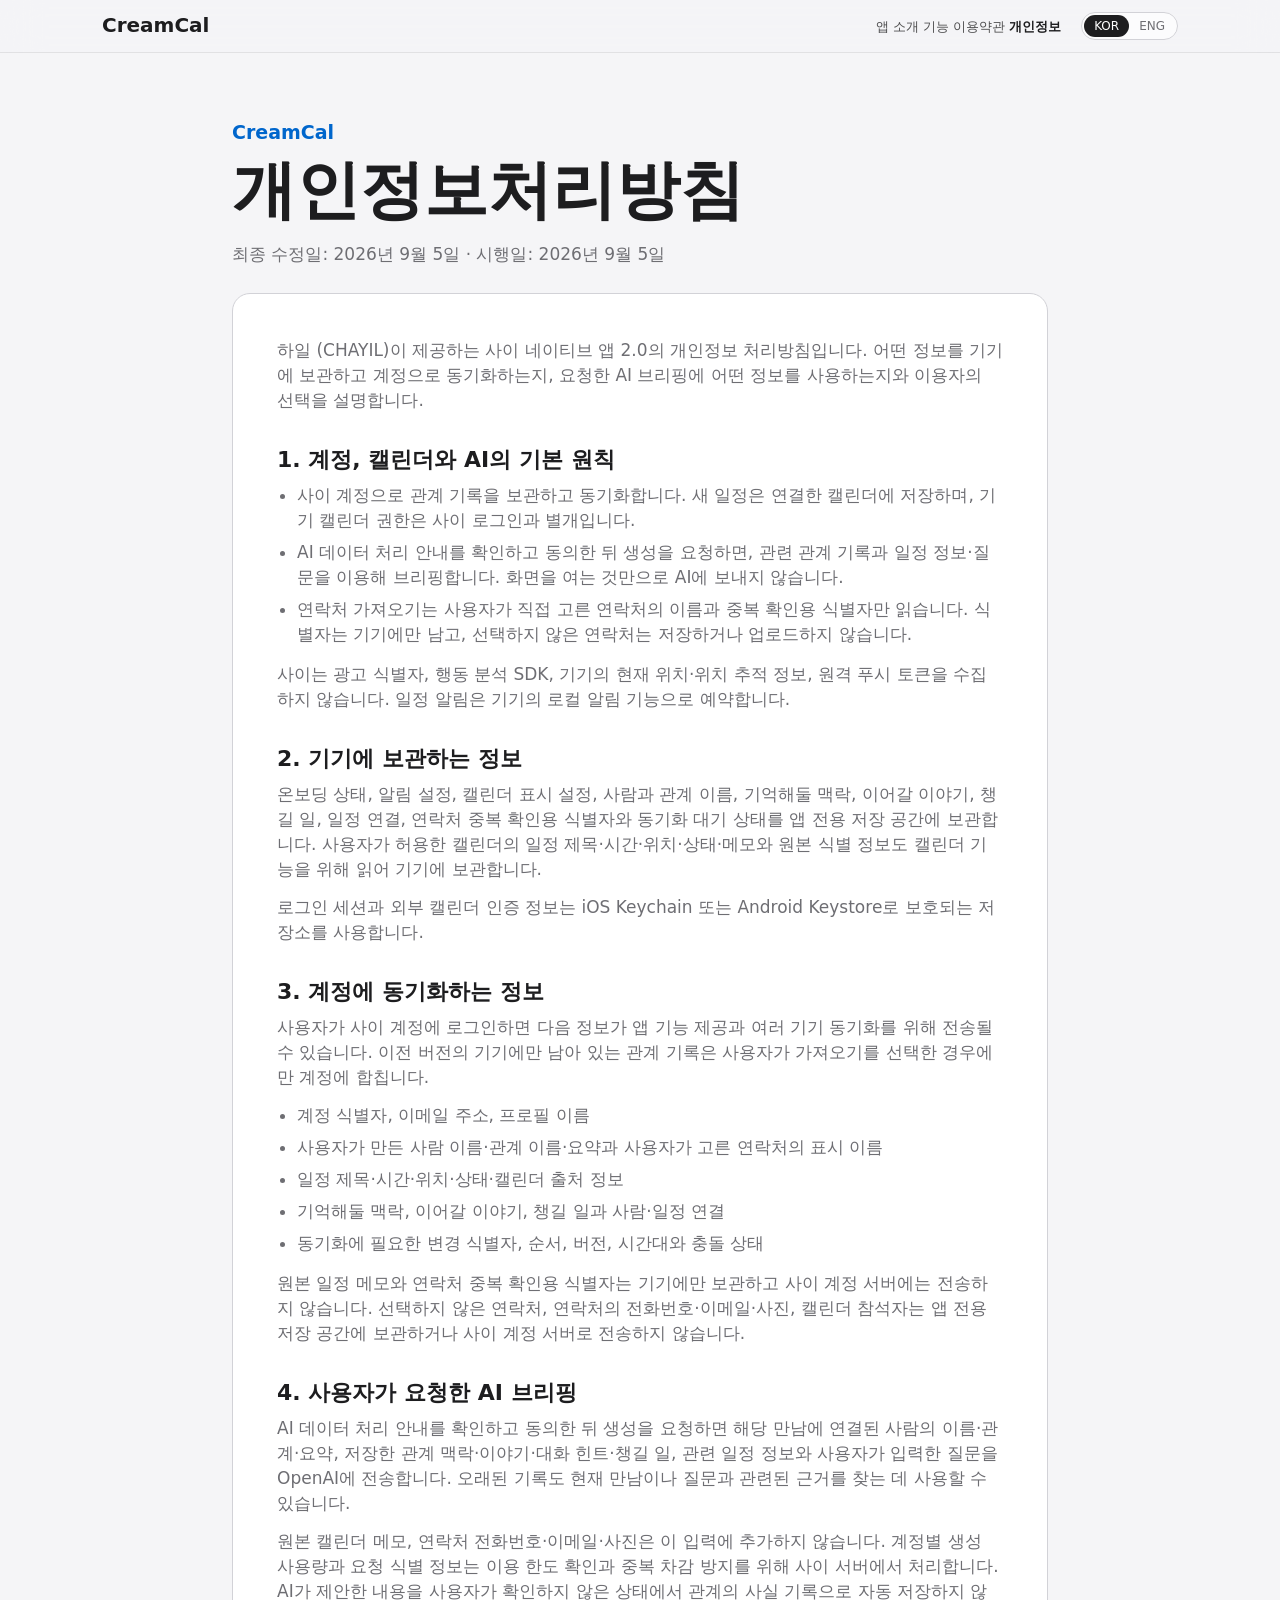
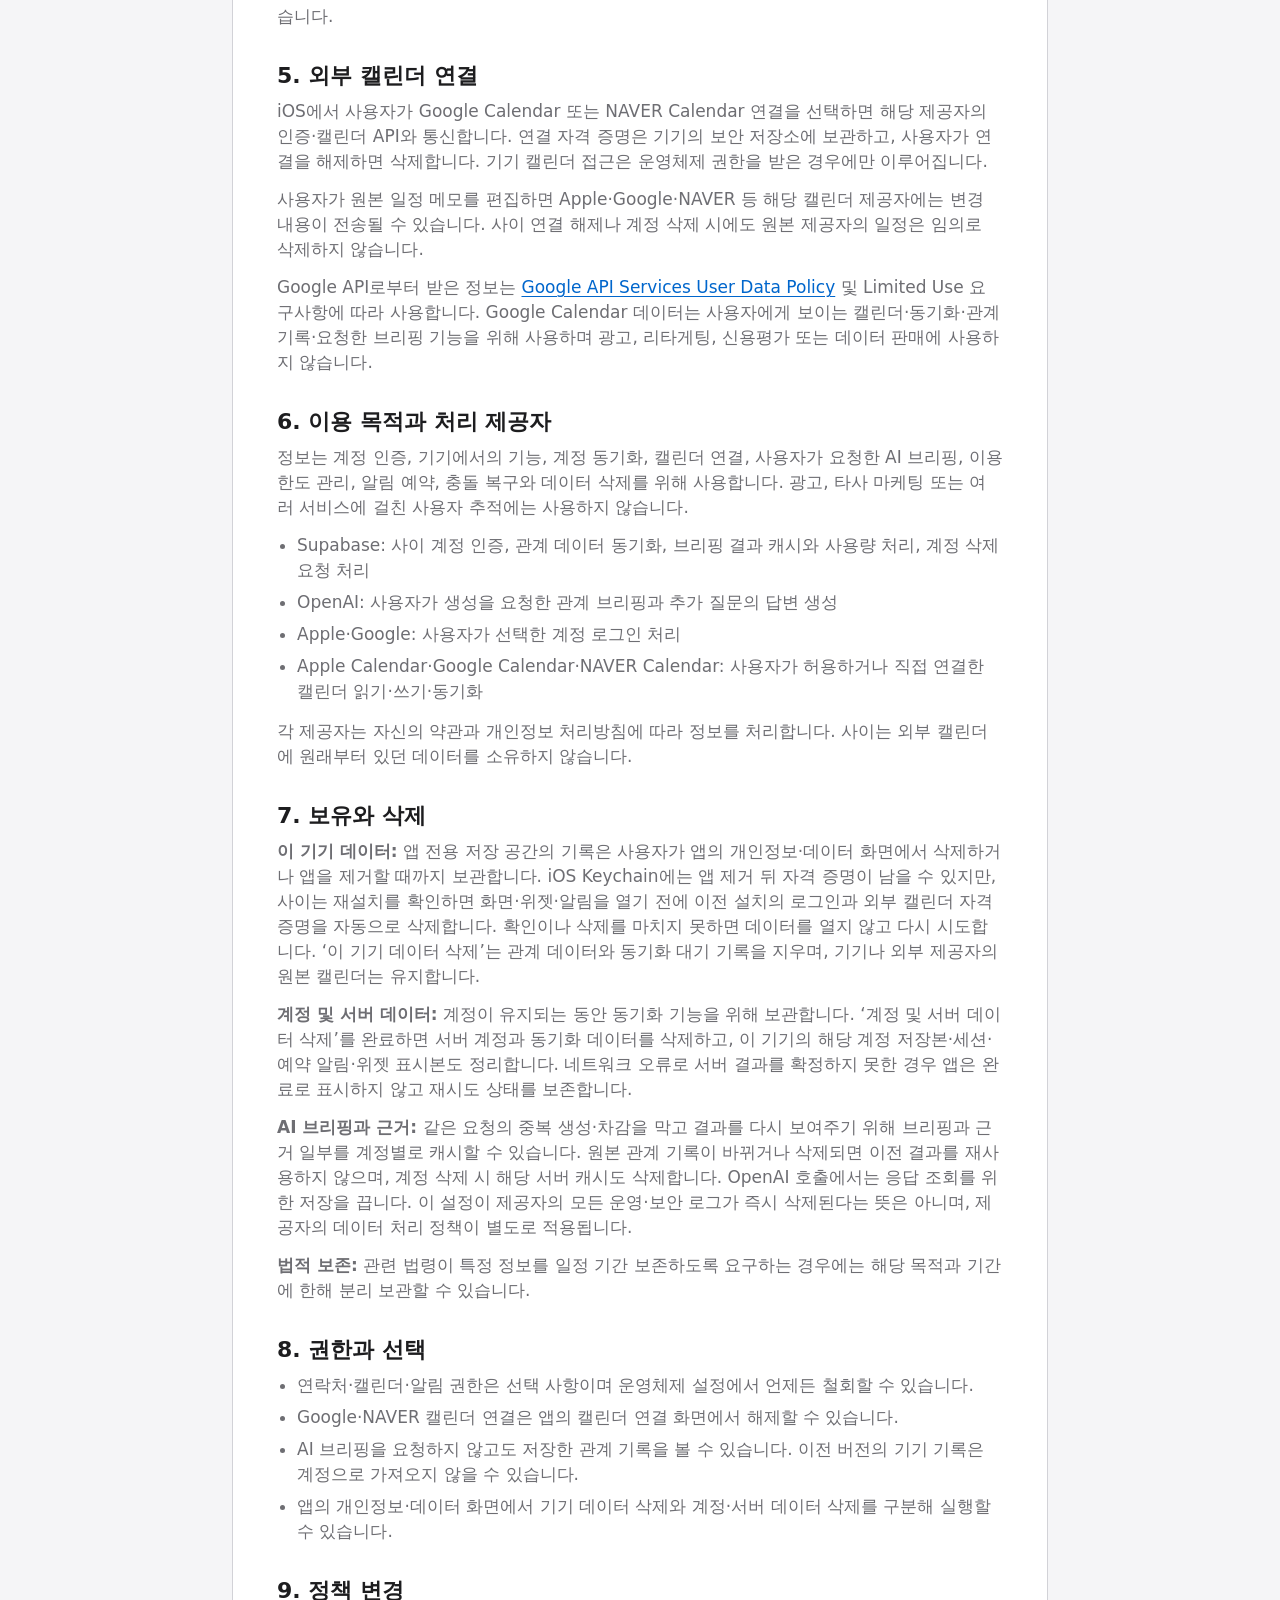
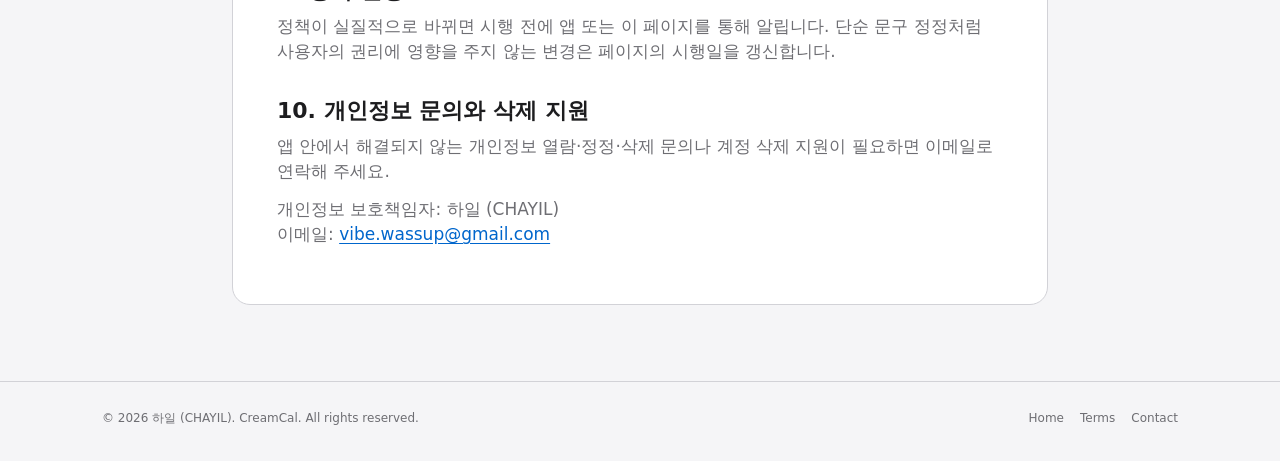
<file: privacy.html>
<!DOCTYPE html>
<html lang="ko" data-default-lang="ko">
<head>
    <meta charset="UTF-8">
    <meta name="viewport" content="width=device-width, initial-scale=1.0">
    <title>CreamCal - 개인정보처리방침</title>
    <meta name="description" content="CreamCal 개인정보처리방침">
    <link rel="icon" href="favicon.svg" type="image/svg+xml">
    <link rel="stylesheet" href="styles.css">
    <script src="site.js" defer></script>
</head>
<body>
    <header class="site-header">
        <nav class="nav" aria-label="Primary">
            <a class="brand" href="index.html">CreamCal</a>
            <div class="nav-side">
                <div class="nav-links is-active" data-locale="ko">
                    <a href="index.html#overview-ko">앱 소개</a>
                    <a href="index.html#features-ko">기능</a>
                    <a href="terms.html">이용약관</a>
                    <span class="active">개인정보</span>
                </div>
                <div class="nav-links" data-locale="en">
                    <a href="index.html#overview-en">Overview</a>
                    <a href="index.html#features-en">Features</a>
                    <a href="terms.html">Terms</a>
                    <span class="active">Privacy</span>
                </div>
                <div class="language-toggle" aria-label="Language">
                    <button class="lang-btn is-active" type="button" data-lang-toggle="ko" aria-pressed="true">KOR</button>
                    <button class="lang-btn" type="button" data-lang-toggle="en">ENG</button>
                </div>
            </div>
        </nav>
    </header>

    <main class="is-active" data-locale="ko">
        <section class="legal-hero">
            <p class="eyebrow">CreamCal</p>
            <h1>개인정보처리방침</h1>
            <p class="legal-updated">최종 수정일: 2026년 9월 5일 · 시행일: 2026년 9월 5일</p>
        </section>
        <section class="legal-wrap">
            <div class="legal-document">
                <p>하일 (CHAYIL)이 제공하는 사이 네이티브 앱 2.0의 개인정보 처리방침입니다. 어떤 정보를 기기에 보관하고 계정으로 동기화하는지, 요청한 AI 브리핑에 어떤 정보를 사용하는지와 이용자의 선택을 설명합니다.</p>

                <h2>1. 계정, 캘린더와 AI의 기본 원칙</h2>
                <ul>
                    <li>사이 계정으로 관계 기록을 보관하고 동기화합니다. 새 일정은 연결한 캘린더에 저장하며, 기기 캘린더 권한은 사이 로그인과 별개입니다.</li>
                    <li>AI 데이터 처리 안내를 확인하고 동의한 뒤 생성을 요청하면, 관련 관계 기록과 일정 정보·질문을 이용해 브리핑합니다. 화면을 여는 것만으로 AI에 보내지 않습니다.</li>
                    <li>연락처 가져오기는 사용자가 직접 고른 연락처의 이름과 중복 확인용 식별자만 읽습니다. 식별자는 기기에만 남고, 선택하지 않은 연락처는 저장하거나 업로드하지 않습니다.</li>
                </ul>
                <p>사이는 광고 식별자, 행동 분석 SDK, 기기의 현재 위치·위치 추적 정보, 원격 푸시 토큰을 수집하지 않습니다. 일정 알림은 기기의 로컬 알림 기능으로 예약합니다.</p>

                <h2>2. 기기에 보관하는 정보</h2>
                <p>온보딩 상태, 알림 설정, 캘린더 표시 설정, 사람과 관계 이름, 기억해둘 맥락, 이어갈 이야기, 챙길 일, 일정 연결, 연락처 중복 확인용 식별자와 동기화 대기 상태를 앱 전용 저장 공간에 보관합니다. 사용자가 허용한 캘린더의 일정 제목·시간·위치·상태·메모와 원본 식별 정보도 캘린더 기능을 위해 읽어 기기에 보관합니다.</p>
                <p>로그인 세션과 외부 캘린더 인증 정보는 iOS Keychain 또는 Android Keystore로 보호되는 저장소를 사용합니다.</p>

                <h2>3. 계정에 동기화하는 정보</h2>
                <p>사용자가 사이 계정에 로그인하면 다음 정보가 앱 기능 제공과 여러 기기 동기화를 위해 전송될 수 있습니다. 이전 버전의 기기에만 남아 있는 관계 기록은 사용자가 가져오기를 선택한 경우에만 계정에 합칩니다.</p>
                <ul>
                    <li>계정 식별자, 이메일 주소, 프로필 이름</li>
                    <li>사용자가 만든 사람 이름·관계 이름·요약과 사용자가 고른 연락처의 표시 이름</li>
                    <li>일정 제목·시간·위치·상태·캘린더 출처 정보</li>
                    <li>기억해둘 맥락, 이어갈 이야기, 챙길 일과 사람·일정 연결</li>
                    <li>동기화에 필요한 변경 식별자, 순서, 버전, 시간대와 충돌 상태</li>
                </ul>
                <p>원본 일정 메모와 연락처 중복 확인용 식별자는 기기에만 보관하고 사이 계정 서버에는 전송하지 않습니다. 선택하지 않은 연락처, 연락처의 전화번호·이메일·사진, 캘린더 참석자는 앱 전용 저장 공간에 보관하거나 사이 계정 서버로 전송하지 않습니다.</p>

                <h2>4. 사용자가 요청한 AI 브리핑</h2>
                <p>AI 데이터 처리 안내를 확인하고 동의한 뒤 생성을 요청하면 해당 만남에 연결된 사람의 이름·관계·요약, 저장한 관계 맥락·이야기·대화 힌트·챙길 일, 관련 일정 정보와 사용자가 입력한 질문을 OpenAI에 전송합니다. 오래된 기록도 현재 만남이나 질문과 관련된 근거를 찾는 데 사용할 수 있습니다.</p>
                <p>원본 캘린더 메모, 연락처 전화번호·이메일·사진은 이 입력에 추가하지 않습니다. 계정별 생성 사용량과 요청 식별 정보는 이용 한도 확인과 중복 차감 방지를 위해 사이 서버에서 처리합니다. AI가 제안한 내용을 사용자가 확인하지 않은 상태에서 관계의 사실 기록으로 자동 저장하지 않습니다.</p>

                <h2>5. 외부 캘린더 연결</h2>
                <p>iOS에서 사용자가 Google Calendar 또는 NAVER Calendar 연결을 선택하면 해당 제공자의 인증·캘린더 API와 통신합니다. 연결 자격 증명은 기기의 보안 저장소에 보관하고, 사용자가 연결을 해제하면 삭제합니다. 기기 캘린더 접근은 운영체제 권한을 받은 경우에만 이루어집니다.</p>
                <p>사용자가 원본 일정 메모를 편집하면 Apple·Google·NAVER 등 해당 캘린더 제공자에는 변경 내용이 전송될 수 있습니다. 사이 연결 해제나 계정 삭제 시에도 원본 제공자의 일정은 임의로 삭제하지 않습니다.</p>
                <p>Google API로부터 받은 정보는 <a href="https://developers.google.com/terms/api-services-user-data-policy" target="_blank" rel="noopener">Google API Services User Data Policy</a> 및 Limited Use 요구사항에 따라 사용합니다. Google Calendar 데이터는 사용자에게 보이는 캘린더·동기화·관계 기록·요청한 브리핑 기능을 위해 사용하며 광고, 리타게팅, 신용평가 또는 데이터 판매에 사용하지 않습니다.</p>

                <h2>6. 이용 목적과 처리 제공자</h2>
                <p>정보는 계정 인증, 기기에서의 기능, 계정 동기화, 캘린더 연결, 사용자가 요청한 AI 브리핑, 이용 한도 관리, 알림 예약, 충돌 복구와 데이터 삭제를 위해 사용합니다. 광고, 타사 마케팅 또는 여러 서비스에 걸친 사용자 추적에는 사용하지 않습니다.</p>
                <ul>
                    <li>Supabase: 사이 계정 인증, 관계 데이터 동기화, 브리핑 결과 캐시와 사용량 처리, 계정 삭제 요청 처리</li>
                    <li>OpenAI: 사용자가 생성을 요청한 관계 브리핑과 추가 질문의 답변 생성</li>
                    <li>Apple·Google: 사용자가 선택한 계정 로그인 처리</li>
                    <li>Apple Calendar·Google Calendar·NAVER Calendar: 사용자가 허용하거나 직접 연결한 캘린더 읽기·쓰기·동기화</li>
                </ul>
                <p>각 제공자는 자신의 약관과 개인정보 처리방침에 따라 정보를 처리합니다. 사이는 외부 캘린더에 원래부터 있던 데이터를 소유하지 않습니다.</p>

                <h2>7. 보유와 삭제</h2>
                <p><strong>이 기기 데이터:</strong> 앱 전용 저장 공간의 기록은 사용자가 앱의 개인정보·데이터 화면에서 삭제하거나 앱을 제거할 때까지 보관합니다. iOS Keychain에는 앱 제거 뒤 자격 증명이 남을 수 있지만, 사이는 재설치를 확인하면 화면·위젯·알림을 열기 전에 이전 설치의 로그인과 외부 캘린더 자격 증명을 자동으로 삭제합니다. 확인이나 삭제를 마치지 못하면 데이터를 열지 않고 다시 시도합니다. ‘이 기기 데이터 삭제’는 관계 데이터와 동기화 대기 기록을 지우며, 기기나 외부 제공자의 원본 캘린더는 유지합니다.</p>
                <p><strong>계정 및 서버 데이터:</strong> 계정이 유지되는 동안 동기화 기능을 위해 보관합니다. ‘계정 및 서버 데이터 삭제’를 완료하면 서버 계정과 동기화 데이터를 삭제하고, 이 기기의 해당 계정 저장본·세션·예약 알림·위젯 표시본도 정리합니다. 네트워크 오류로 서버 결과를 확정하지 못한 경우 앱은 완료로 표시하지 않고 재시도 상태를 보존합니다.</p>
                <p><strong>AI 브리핑과 근거:</strong> 같은 요청의 중복 생성·차감을 막고 결과를 다시 보여주기 위해 브리핑과 근거 일부를 계정별로 캐시할 수 있습니다. 원본 관계 기록이 바뀌거나 삭제되면 이전 결과를 재사용하지 않으며, 계정 삭제 시 해당 서버 캐시도 삭제합니다. OpenAI 호출에서는 응답 조회를 위한 저장을 끕니다. 이 설정이 제공자의 모든 운영·보안 로그가 즉시 삭제된다는 뜻은 아니며, 제공자의 데이터 처리 정책이 별도로 적용됩니다.</p>
                <p><strong>법적 보존:</strong> 관련 법령이 특정 정보를 일정 기간 보존하도록 요구하는 경우에는 해당 목적과 기간에 한해 분리 보관할 수 있습니다.</p>

                <h2>8. 권한과 선택</h2>
                <ul>
                    <li>연락처·캘린더·알림 권한은 선택 사항이며 운영체제 설정에서 언제든 철회할 수 있습니다.</li>
                    <li>Google·NAVER 캘린더 연결은 앱의 캘린더 연결 화면에서 해제할 수 있습니다.</li>
                    <li>AI 브리핑을 요청하지 않고도 저장한 관계 기록을 볼 수 있습니다. 이전 버전의 기기 기록은 계정으로 가져오지 않을 수 있습니다.</li>
                    <li>앱의 개인정보·데이터 화면에서 기기 데이터 삭제와 계정·서버 데이터 삭제를 구분해 실행할 수 있습니다.</li>
                </ul>

                <h2>9. 정책 변경</h2>
                <p>정책이 실질적으로 바뀌면 시행 전에 앱 또는 이 페이지를 통해 알립니다. 단순 문구 정정처럼 사용자의 권리에 영향을 주지 않는 변경은 페이지의 시행일을 갱신합니다.</p>

                <h2>10. 개인정보 문의와 삭제 지원</h2>
                <p>앱 안에서 해결되지 않는 개인정보 열람·정정·삭제 문의나 계정 삭제 지원이 필요하면 이메일로 연락해 주세요.</p>
                <p>개인정보 보호책임자: 하일 (CHAYIL)<br>이메일: <a href="mailto:vibe.wassup@gmail.com">vibe.wassup@gmail.com</a></p>
            </div>
        </section>
    </main>

    <main data-locale="en">
        <section class="legal-hero">
            <p class="eyebrow">CreamCal</p>
            <h1>Privacy Policy</h1>
            <p class="legal-updated">Last updated: September 5, 2026 · Effective: September 5, 2026</p>
        </section>
        <section class="legal-wrap">
            <div class="legal-document">
                <p>This policy applies to the native Sai app, version 2.0, provided by 하일 (CHAYIL). It explains what information stays on your device, what is synchronized with your account, what is used for AI briefings you request, and the choices available to you.</p>

                <h2>1. Accounts, Calendars, and AI</h2>
                <ul>
                    <li>Your Sai account stores and synchronizes relationship records. New events are saved to a connected calendar. Device calendar permission is separate from signing in to Sai.</li>
                    <li>After reviewing and agreeing to the AI data-use notice, you can request a briefing using relevant relationship records, event information, and your question. Opening a screen alone does not send information to AI.</li>
                    <li>Contact import reads only the names and duplicate-detection identifiers of contacts you explicitly select. Those identifiers remain on your device. Unselected contacts are neither stored nor uploaded.</li>
                </ul>
                <p>Sai does not collect advertising identifiers, use behavioral analytics SDKs, collect your device's current location or location-tracking data, or collect remote push tokens. Event reminders are scheduled using local notifications on your device.</p>

                <h2>2. Information Stored on Your Device</h2>
                <p>App-specific storage holds onboarding status, notification and calendar display settings, people and relationship names, saved context, ongoing conversation topics, follow-up tasks, event links, contact duplicate-detection identifiers, and pending synchronization state. With your permission, the app also reads and locally stores calendar event titles, times, locations, status, original notes, and source identifiers to provide calendar features.</p>
                <p>Login sessions and external calendar credentials use storage protected by iOS Keychain or Android Keystore.</p>

                <h2>3. Information Synchronized with Your Account</h2>
                <p>When you sign in to Sai, the following information may be sent to provide app features and synchronization across devices. Relationship records left only on a device by an earlier app version are added to the account only if you choose to import them.</p>
                <ul>
                    <li>Account identifier, email address, and profile name</li>
                    <li>People's names, relationship labels, and summaries you create, and the display names of contacts you select</li>
                    <li>Event titles, times, locations, status, and calendar source information</li>
                    <li>Saved context, ongoing conversation topics, follow-up tasks, and links between people and events</li>
                    <li>Change identifiers, ordering, versions, time zones, and conflict state required for synchronization</li>
                </ul>
                <p>Original calendar notes and contact duplicate-detection identifiers stay on your device and are not sent to Sai's account servers. Unselected contacts, contact phone numbers, email addresses and photos, and calendar attendees are neither stored in the app's own storage nor sent to Sai's account servers.</p>

                <h2>4. AI Briefings You Request</h2>
                <p>After you review and agree to the AI data-use notice and request generation, the names, relationship labels and summaries of people linked to the meeting, saved relationship context, conversation topics and hints, follow-up tasks, relevant event information, and your question are sent to OpenAI. Older records may also be used to find evidence relevant to the current meeting or question.</p>
                <p>Original calendar notes and contact phone numbers, email addresses and photos are not added to this input. Sai's servers process account-level generation usage and request identifiers to enforce usage limits and prevent duplicate charges. AI suggestions are not automatically saved as factual relationship records without your review.</p>

                <h2>5. External Calendar Connections</h2>
                <p>On iOS, choosing to connect Google Calendar or NAVER Calendar communicates with that provider's authentication and calendar APIs. Connection credentials are stored securely on your device and deleted when you disconnect. Device calendar access takes place only with operating-system permission.</p>
                <p>If you edit an original event note, the change may be sent to its calendar provider, such as Apple, Google, or NAVER. Disconnecting Sai or deleting a Sai account does not arbitrarily delete events held by the original calendar provider.</p>
                <p>Information received from Google APIs is used in accordance with the <a href="https://developers.google.com/terms/api-services-user-data-policy" target="_blank" rel="noopener">Google API Services User Data Policy</a>, including its Limited Use requirements. Google Calendar data is used for visible calendar, synchronization, relationship-record, and requested briefing features, and not for advertising, retargeting, credit scoring, or data sale.</p>

                <h2>6. Purposes and Service Providers</h2>
                <p>Information is used for authentication, on-device features, account synchronization, calendar connections, AI briefings you request, usage-limit management, reminder scheduling, conflict recovery, and data deletion. It is not used for advertising, third-party marketing, or tracking users across services.</p>
                <ul>
                    <li>Supabase: Sai account authentication, relationship-data synchronization, briefing-result caching and usage processing, and account deletion requests</li>
                    <li>OpenAI: relationship briefings and answers to follow-up questions that you request</li>
                    <li>Apple and Google: the account sign-in option you choose</li>
                    <li>Apple Calendar, Google Calendar, and NAVER Calendar: reading, writing, and synchronizing calendars you permit or directly connect</li>
                </ul>
                <p>Each provider processes information under its own terms and privacy policy. Sai does not own data that already exists in your external calendars.</p>

                <h2>7. Retention and Deletion</h2>
                <p><strong>Device data:</strong> Records in the app's own storage are retained until you delete them in the app's privacy and data screen or remove the app. Credentials can remain in iOS Keychain after app removal. When Sai detects a reinstall, it removes login and external calendar credentials from the previous installation before opening screens, widgets, or notifications. If verification or removal cannot finish, the app keeps the data closed and offers a retry. Deleting this device's data removes relationship records and pending synchronization records while preserving original calendars on the device or with external providers.</p>
                <p><strong>Account and server data:</strong> Synchronized information is retained while the account is maintained. Completing account and server data deletion removes the server account and synchronized data and clears that account's local copy, session, scheduled reminders, and widget display data on this device. If a network error prevents confirmation of the server result, the app retains a retry state and does not report deletion as complete.</p>
                <p><strong>AI briefings and evidence:</strong> Briefings and selected evidence may be cached per account to redisplay results and prevent duplicate generation or charges. Previous results are not reused when their underlying relationship records change or are deleted. Account deletion also removes the associated server cache. OpenAI calls disable storage for later response retrieval. This does not mean that all of the provider's operational or security logs are immediately deleted; the provider's data-processing policy applies separately.</p>
                <p><strong>Legal retention:</strong> If applicable law requires specific information to be retained for a defined period, it may be stored separately only for that purpose and period.</p>

                <h2>8. Permissions and Choices</h2>
                <ul>
                    <li>Contact, calendar, and notification permissions are optional and can be withdrawn in operating-system settings.</li>
                    <li>Google and NAVER calendar connections can be removed in the app's calendar connection screen.</li>
                    <li>You can view saved relationship records without requesting an AI briefing. You may choose not to import records left on a device by an earlier app version.</li>
                    <li>The app's privacy and data screen provides separate actions for deleting device data and deleting account and server data.</li>
                </ul>

                <h2>9. Policy Changes</h2>
                <p>Material changes are announced in the app or on this page before they take effect. For wording corrections that do not affect users' rights, we update the effective date on this page.</p>

                <h2>10. Privacy Questions and Deletion Support</h2>
                <p>If the app cannot resolve a request to access, correct, or delete personal information, or if you need help deleting an account, contact us by email.</p>
                <p>Privacy contact: 하일 (CHAYIL)<br>Email: <a href="mailto:vibe.wassup@gmail.com">vibe.wassup@gmail.com</a></p>
            </div>
        </section>
    </main>

    <footer class="site-footer">
        <div class="footer-inner">
            <div>© 2026 하일 (CHAYIL). CreamCal. All rights reserved.</div>
            <div class="footer-links">
                <a href="index.html">Home</a>
                <a href="terms.html">Terms</a>
                <a href="mailto:vibe.wassup@gmail.com">Contact</a>
            </div>
        </div>
    </footer>
</body>
</html>
</file>
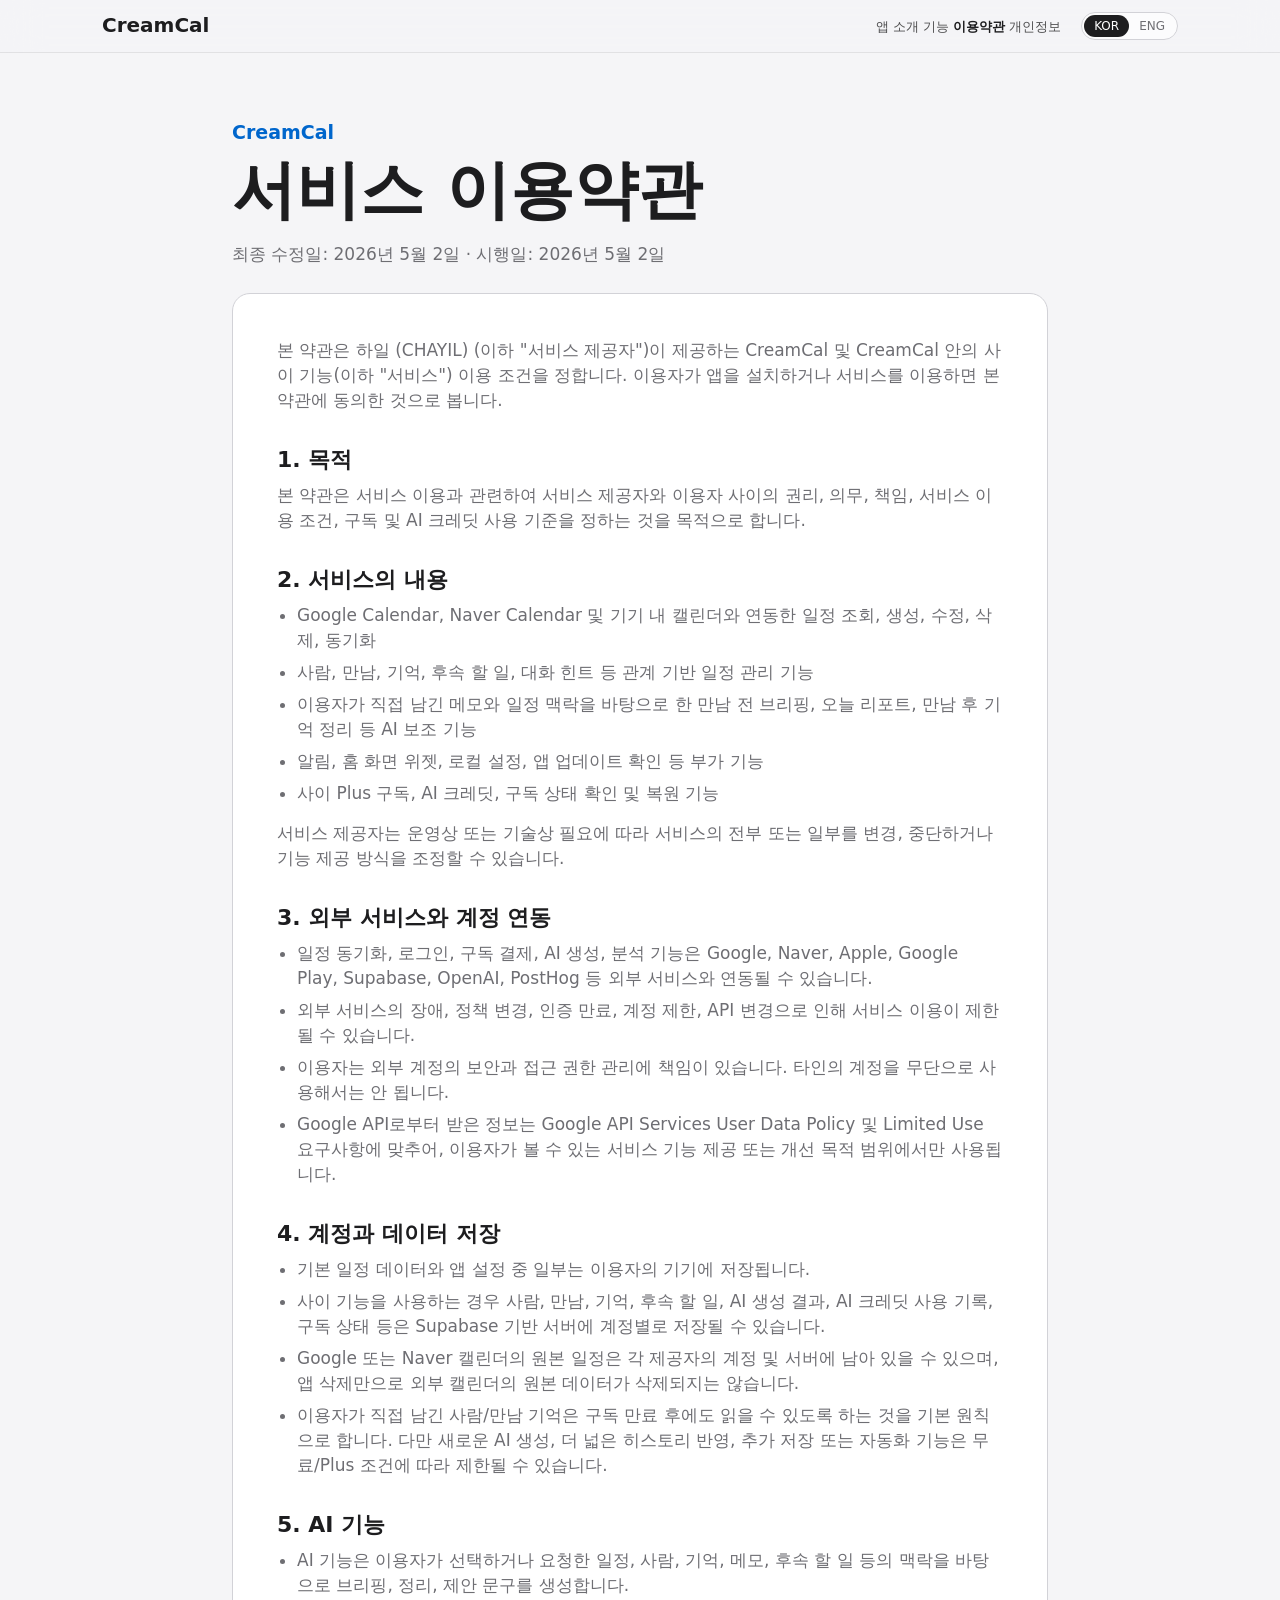
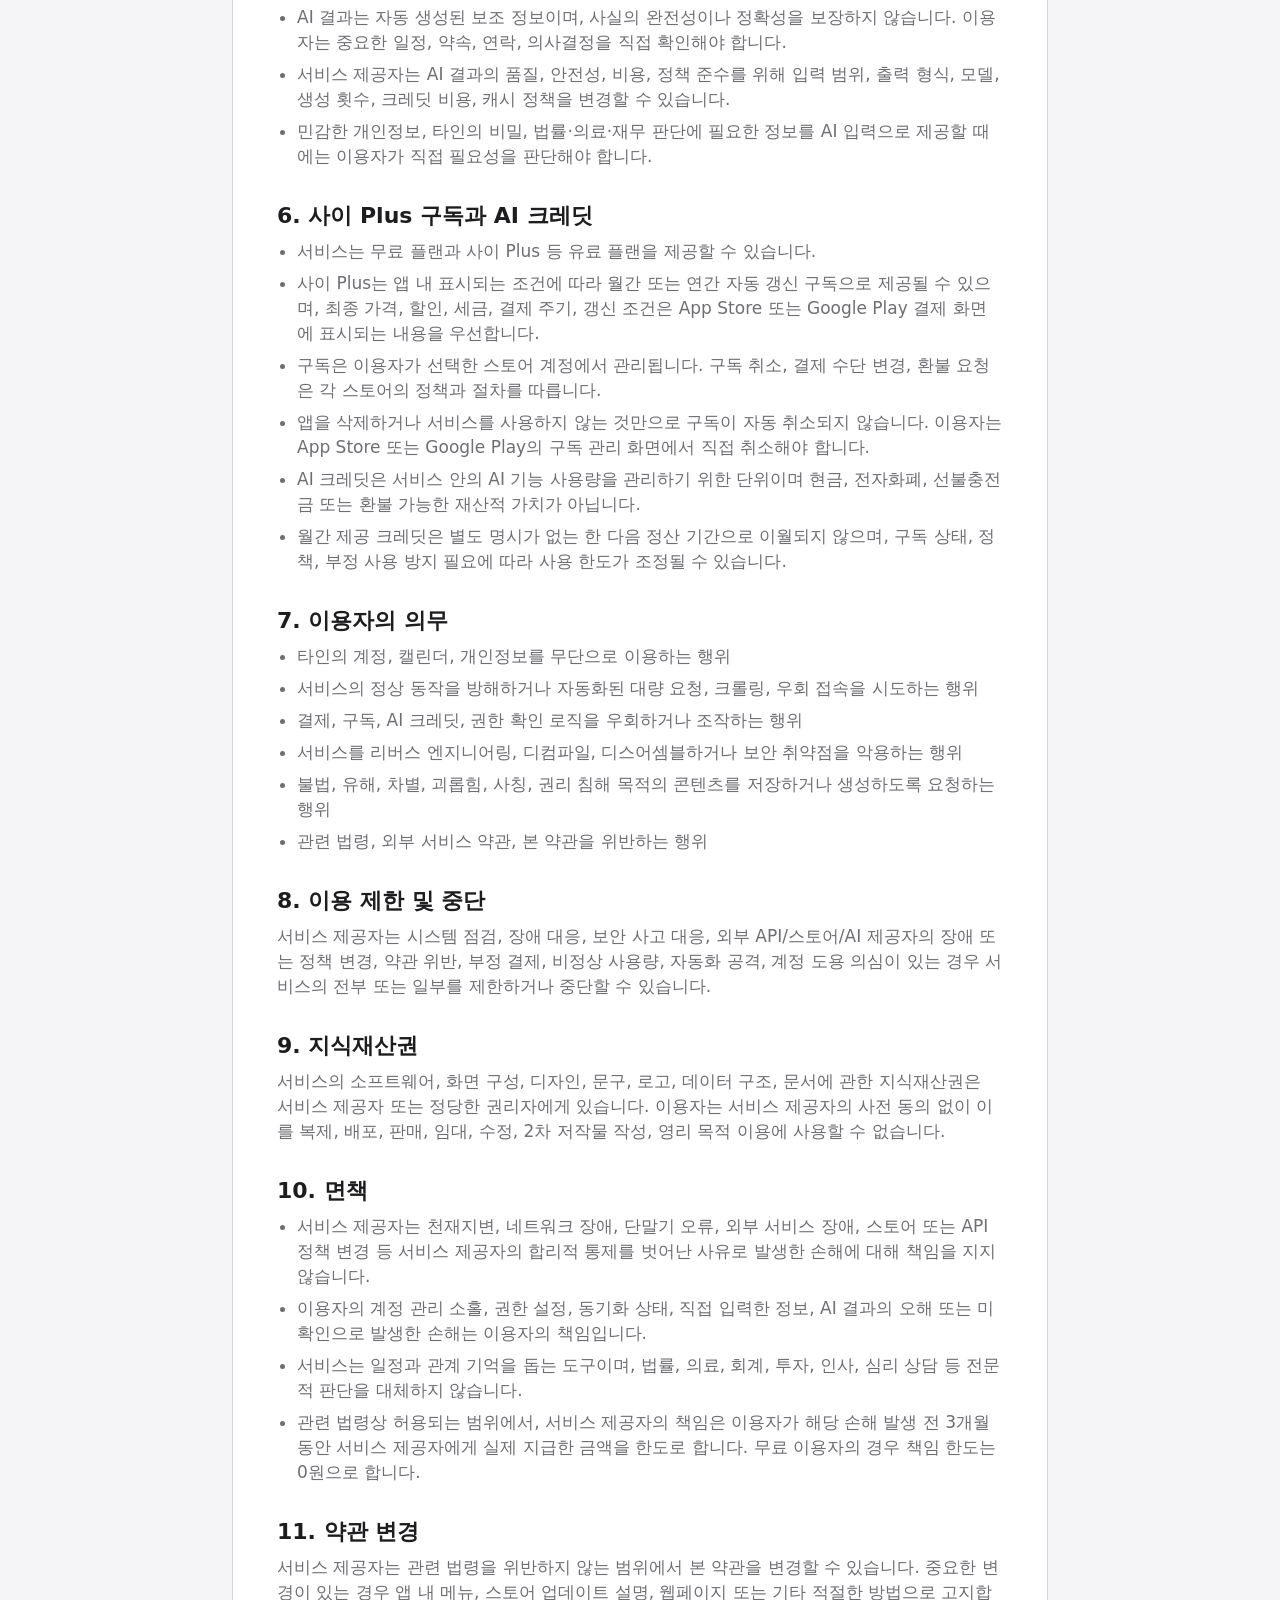
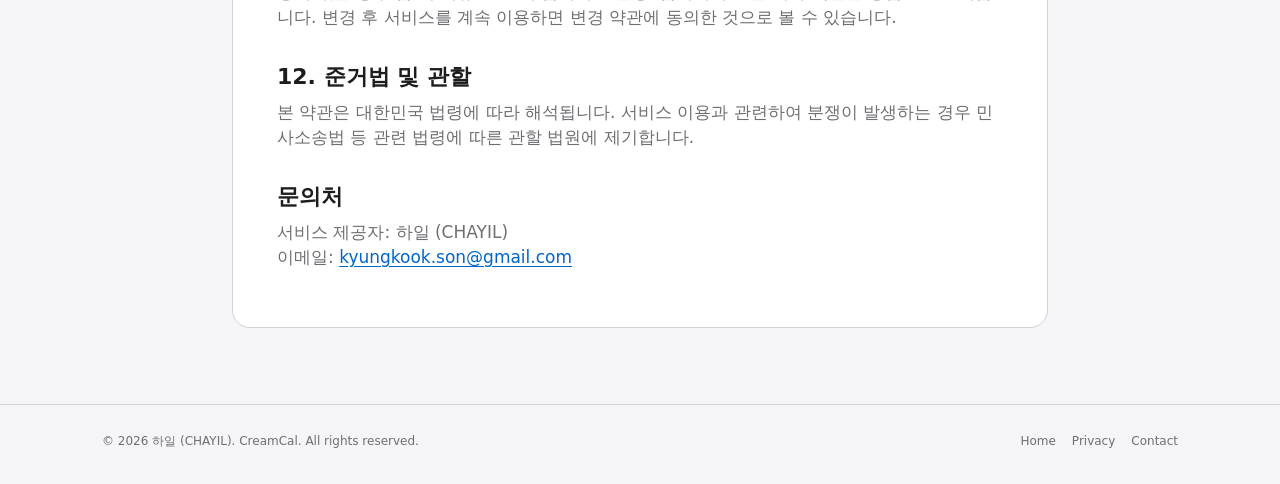
<file: terms.html>
<!DOCTYPE html>
<html lang="ko" data-default-lang="ko">
<head>
    <meta charset="UTF-8">
    <meta name="viewport" content="width=device-width, initial-scale=1.0">
    <title>CreamCal - 서비스 이용약관</title>
    <meta name="description" content="CreamCal 서비스 이용약관">
    <link rel="icon" href="favicon.svg" type="image/svg+xml">
    <link rel="stylesheet" href="styles.css">
    <script src="site.js" defer></script>
</head>
<body>
    <header class="site-header">
        <nav class="nav" aria-label="Primary">
            <a class="brand" href="index.html">CreamCal</a>
            <div class="nav-side">
                <div class="nav-links is-active" data-locale="ko">
                    <a href="index.html#overview-ko">앱 소개</a>
                    <a href="index.html#features-ko">기능</a>
                    <span class="active">이용약관</span>
                    <a href="privacy.html">개인정보</a>
                </div>
                <div class="nav-links" data-locale="en">
                    <a href="index.html#overview-en">Overview</a>
                    <a href="index.html#features-en">Features</a>
                    <span class="active">Terms</span>
                    <a href="privacy.html">Privacy</a>
                </div>
                <div class="language-toggle" aria-label="Language">
                    <button class="lang-btn is-active" type="button" data-lang-toggle="ko" aria-pressed="true">KOR</button>
                    <button class="lang-btn" type="button" data-lang-toggle="en">ENG</button>
                </div>
            </div>
        </nav>
    </header>

    <main class="is-active" data-locale="ko">
        <section class="legal-hero">
            <p class="eyebrow">CreamCal</p>
            <h1>서비스 이용약관</h1>
            <p class="legal-updated">최종 수정일: 2026년 5월 2일 · 시행일: 2026년 5월 2일</p>
        </section>
        <section class="legal-wrap">
            <div class="legal-document">
                <p>본 약관은 하일 (CHAYIL) (이하 "서비스 제공자")이 제공하는 CreamCal 및 CreamCal 안의 사이 기능(이하 "서비스") 이용 조건을 정합니다. 이용자가 앱을 설치하거나 서비스를 이용하면 본 약관에 동의한 것으로 봅니다.</p>

                <h2>1. 목적</h2>
                <p>본 약관은 서비스 이용과 관련하여 서비스 제공자와 이용자 사이의 권리, 의무, 책임, 서비스 이용 조건, 구독 및 AI 크레딧 사용 기준을 정하는 것을 목적으로 합니다.</p>

                <h2>2. 서비스의 내용</h2>
                <ul>
                    <li>Google Calendar, Naver Calendar 및 기기 내 캘린더와 연동한 일정 조회, 생성, 수정, 삭제, 동기화</li>
                    <li>사람, 만남, 기억, 후속 할 일, 대화 힌트 등 관계 기반 일정 관리 기능</li>
                    <li>이용자가 직접 남긴 메모와 일정 맥락을 바탕으로 한 만남 전 브리핑, 오늘 리포트, 만남 후 기억 정리 등 AI 보조 기능</li>
                    <li>알림, 홈 화면 위젯, 로컬 설정, 앱 업데이트 확인 등 부가 기능</li>
                    <li>사이 Plus 구독, AI 크레딧, 구독 상태 확인 및 복원 기능</li>
                </ul>
                <p>서비스 제공자는 운영상 또는 기술상 필요에 따라 서비스의 전부 또는 일부를 변경, 중단하거나 기능 제공 방식을 조정할 수 있습니다.</p>

                <h2>3. 외부 서비스와 계정 연동</h2>
                <ul>
                    <li>일정 동기화, 로그인, 구독 결제, AI 생성, 분석 기능은 Google, Naver, Apple, Google Play, Supabase, OpenAI, PostHog 등 외부 서비스와 연동될 수 있습니다.</li>
                    <li>외부 서비스의 장애, 정책 변경, 인증 만료, 계정 제한, API 변경으로 인해 서비스 이용이 제한될 수 있습니다.</li>
                    <li>이용자는 외부 계정의 보안과 접근 권한 관리에 책임이 있습니다. 타인의 계정을 무단으로 사용해서는 안 됩니다.</li>
                    <li>Google API로부터 받은 정보는 Google API Services User Data Policy 및 Limited Use 요구사항에 맞추어, 이용자가 볼 수 있는 서비스 기능 제공 또는 개선 목적 범위에서만 사용됩니다.</li>
                </ul>

                <h2>4. 계정과 데이터 저장</h2>
                <ul>
                    <li>기본 일정 데이터와 앱 설정 중 일부는 이용자의 기기에 저장됩니다.</li>
                    <li>사이 기능을 사용하는 경우 사람, 만남, 기억, 후속 할 일, AI 생성 결과, AI 크레딧 사용 기록, 구독 상태 등은 Supabase 기반 서버에 계정별로 저장될 수 있습니다.</li>
                    <li>Google 또는 Naver 캘린더의 원본 일정은 각 제공자의 계정 및 서버에 남아 있을 수 있으며, 앱 삭제만으로 외부 캘린더의 원본 데이터가 삭제되지는 않습니다.</li>
                    <li>이용자가 직접 남긴 사람/만남 기억은 구독 만료 후에도 읽을 수 있도록 하는 것을 기본 원칙으로 합니다. 다만 새로운 AI 생성, 더 넓은 히스토리 반영, 추가 저장 또는 자동화 기능은 무료/Plus 조건에 따라 제한될 수 있습니다.</li>
                </ul>

                <h2>5. AI 기능</h2>
                <ul>
                    <li>AI 기능은 이용자가 선택하거나 요청한 일정, 사람, 기억, 메모, 후속 할 일 등의 맥락을 바탕으로 브리핑, 정리, 제안 문구를 생성합니다.</li>
                    <li>AI 결과는 자동 생성된 보조 정보이며, 사실의 완전성이나 정확성을 보장하지 않습니다. 이용자는 중요한 일정, 약속, 연락, 의사결정을 직접 확인해야 합니다.</li>
                    <li>서비스 제공자는 AI 결과의 품질, 안전성, 비용, 정책 준수를 위해 입력 범위, 출력 형식, 모델, 생성 횟수, 크레딧 비용, 캐시 정책을 변경할 수 있습니다.</li>
                    <li>민감한 개인정보, 타인의 비밀, 법률·의료·재무 판단에 필요한 정보를 AI 입력으로 제공할 때에는 이용자가 직접 필요성을 판단해야 합니다.</li>
                </ul>

                <h2>6. 사이 Plus 구독과 AI 크레딧</h2>
                <ul>
                    <li>서비스는 무료 플랜과 사이 Plus 등 유료 플랜을 제공할 수 있습니다.</li>
                    <li>사이 Plus는 앱 내 표시되는 조건에 따라 월간 또는 연간 자동 갱신 구독으로 제공될 수 있으며, 최종 가격, 할인, 세금, 결제 주기, 갱신 조건은 App Store 또는 Google Play 결제 화면에 표시되는 내용을 우선합니다.</li>
                    <li>구독은 이용자가 선택한 스토어 계정에서 관리됩니다. 구독 취소, 결제 수단 변경, 환불 요청은 각 스토어의 정책과 절차를 따릅니다.</li>
                    <li>앱을 삭제하거나 서비스를 사용하지 않는 것만으로 구독이 자동 취소되지 않습니다. 이용자는 App Store 또는 Google Play의 구독 관리 화면에서 직접 취소해야 합니다.</li>
                    <li>AI 크레딧은 서비스 안의 AI 기능 사용량을 관리하기 위한 단위이며 현금, 전자화폐, 선불충전금 또는 환불 가능한 재산적 가치가 아닙니다.</li>
                    <li>월간 제공 크레딧은 별도 명시가 없는 한 다음 정산 기간으로 이월되지 않으며, 구독 상태, 정책, 부정 사용 방지 필요에 따라 사용 한도가 조정될 수 있습니다.</li>
                </ul>

                <h2>7. 이용자의 의무</h2>
                <ul>
                    <li>타인의 계정, 캘린더, 개인정보를 무단으로 이용하는 행위</li>
                    <li>서비스의 정상 동작을 방해하거나 자동화된 대량 요청, 크롤링, 우회 접속을 시도하는 행위</li>
                    <li>결제, 구독, AI 크레딧, 권한 확인 로직을 우회하거나 조작하는 행위</li>
                    <li>서비스를 리버스 엔지니어링, 디컴파일, 디스어셈블하거나 보안 취약점을 악용하는 행위</li>
                    <li>불법, 유해, 차별, 괴롭힘, 사칭, 권리 침해 목적의 콘텐츠를 저장하거나 생성하도록 요청하는 행위</li>
                    <li>관련 법령, 외부 서비스 약관, 본 약관을 위반하는 행위</li>
                </ul>

                <h2>8. 이용 제한 및 중단</h2>
                <p>서비스 제공자는 시스템 점검, 장애 대응, 보안 사고 대응, 외부 API/스토어/AI 제공자의 장애 또는 정책 변경, 약관 위반, 부정 결제, 비정상 사용량, 자동화 공격, 계정 도용 의심이 있는 경우 서비스의 전부 또는 일부를 제한하거나 중단할 수 있습니다.</p>

                <h2>9. 지식재산권</h2>
                <p>서비스의 소프트웨어, 화면 구성, 디자인, 문구, 로고, 데이터 구조, 문서에 관한 지식재산권은 서비스 제공자 또는 정당한 권리자에게 있습니다. 이용자는 서비스 제공자의 사전 동의 없이 이를 복제, 배포, 판매, 임대, 수정, 2차 저작물 작성, 영리 목적 이용에 사용할 수 없습니다.</p>

                <h2>10. 면책</h2>
                <ul>
                    <li>서비스 제공자는 천재지변, 네트워크 장애, 단말기 오류, 외부 서비스 장애, 스토어 또는 API 정책 변경 등 서비스 제공자의 합리적 통제를 벗어난 사유로 발생한 손해에 대해 책임을 지지 않습니다.</li>
                    <li>이용자의 계정 관리 소홀, 권한 설정, 동기화 상태, 직접 입력한 정보, AI 결과의 오해 또는 미확인으로 발생한 손해는 이용자의 책임입니다.</li>
                    <li>서비스는 일정과 관계 기억을 돕는 도구이며, 법률, 의료, 회계, 투자, 인사, 심리 상담 등 전문적 판단을 대체하지 않습니다.</li>
                    <li>관련 법령상 허용되는 범위에서, 서비스 제공자의 책임은 이용자가 해당 손해 발생 전 3개월 동안 서비스 제공자에게 실제 지급한 금액을 한도로 합니다. 무료 이용자의 경우 책임 한도는 0원으로 합니다.</li>
                </ul>

                <h2>11. 약관 변경</h2>
                <p>서비스 제공자는 관련 법령을 위반하지 않는 범위에서 본 약관을 변경할 수 있습니다. 중요한 변경이 있는 경우 앱 내 메뉴, 스토어 업데이트 설명, 웹페이지 또는 기타 적절한 방법으로 고지합니다. 변경 후 서비스를 계속 이용하면 변경 약관에 동의한 것으로 볼 수 있습니다.</p>

                <h2>12. 준거법 및 관할</h2>
                <p>본 약관은 대한민국 법령에 따라 해석됩니다. 서비스 이용과 관련하여 분쟁이 발생하는 경우 민사소송법 등 관련 법령에 따른 관할 법원에 제기합니다.</p>

                <h2>문의처</h2>
                <p>서비스 제공자: 하일 (CHAYIL)<br>이메일: <a href="mailto:kyungkook.son@gmail.com">kyungkook.son@gmail.com</a></p>
            </div>
        </section>
    </main>

    <main data-locale="en">
        <section class="legal-hero">
            <p class="eyebrow">CreamCal</p>
            <h1>Terms of Service</h1>
            <p class="legal-updated">Last updated: May 2, 2026 · Effective: May 2, 2026</p>
        </section>
        <section class="legal-wrap">
            <div class="legal-document">
                <p>These Terms govern the use of CreamCal and the Sai relationship-memory features provided by 하일 (CHAYIL). By installing or using the service, you agree to these Terms.</p>

                <h2>1. Service</h2>
                <p>CreamCal provides calendar sync and management, relationship-memory features, user-requested AI briefings and memory cleanup, notifications, widgets, local settings, subscription status, purchase restore, and AI credit management.</p>

                <h2>2. External Services</h2>
                <p>Calendar sync, login, purchases, AI generation, analytics, and infrastructure may depend on Google, Naver, Apple, Google Play, Supabase, OpenAI, PostHog, and other providers. Their outages, policy changes, authentication expiry, account limits, or API changes may limit the service. Google API data is used in accordance with the Google API Services User Data Policy, including Limited Use requirements.</p>

                <h2>3. Account and Data</h2>
                <p>Some calendar data and app settings are stored on your device. If you use Sai, people, meetings, memory, follow-up actions, AI outputs, AI credit usage, and subscription status may be stored per account on Supabase. Original Google Calendar or Naver Calendar events remain in those providers' accounts and are not deleted just because you delete CreamCal.</p>

                <h2>4. AI Features</h2>
                <p>AI features generate briefings, summaries, and suggested text from the event, person, memory, note, and follow-up context you choose to use. AI outputs are automatically generated reference material and may be incomplete or inaccurate. You must independently verify important schedules, promises, messages, and decisions.</p>

                <h2>5. Sai Plus and AI Credits</h2>
                <ul>
                    <li>The service may offer free and paid plans such as Sai Plus.</li>
                    <li>Sai Plus may be offered as a monthly or annual auto-renewing subscription. Final price, discount, tax, billing period, and renewal terms shown in the App Store or Google Play purchase sheet control.</li>
                    <li>Subscriptions are managed by the store account you used. Cancellation, payment changes, and refund requests follow the relevant store policies.</li>
                    <li>Deleting the app or stopping use does not cancel a subscription. You must cancel it in App Store or Google Play subscription settings.</li>
                    <li>AI credits are usage units for AI features. They are not cash, electronic money, prepaid balance, or refundable property value.</li>
                    <li>Monthly credits do not roll over unless expressly stated, and usage limits may change for policy, subscription, or abuse-prevention reasons.</li>
                </ul>

                <h2>6. User Responsibilities</h2>
                <p>You must not use another person's account or calendar without permission, interfere with service operation, make automated abusive requests, bypass subscription or credit checks, reverse engineer the app, exploit security issues, or use the service for illegal, harmful, impersonating, harassing, discriminatory, or rights-infringing purposes.</p>

                <h2>7. Suspension and Changes</h2>
                <p>We may change, limit, or suspend all or part of the service for maintenance, security, feature improvement, external-provider issues, policy changes, suspected abuse, account compromise, or violations of these Terms.</p>

                <h2>8. Intellectual Property</h2>
                <p>The software, interface, design, copy, logo, data structure, and documentation belong to 하일 (CHAYIL) or the relevant rights holders. You may not copy, distribute, sell, rent, modify, create derivative works from, or commercially use them without prior permission.</p>

                <h2>9. Disclaimers</h2>
                <p>The service is a tool for schedules and relationship memory. It does not replace professional legal, medical, accounting, investment, HR, or counseling advice. To the extent permitted by law, liability is limited to the amount you paid to the service provider during the three months before the damage occurred; for free users, the limit is KRW 0.</p>

                <h2>10. Governing Law</h2>
                <p>These Terms are governed by the laws of the Republic of Korea, and disputes will be brought before the court with jurisdiction under applicable Korean law.</p>

                <h2>Contact</h2>
                <p>Service provider: 하일 (CHAYIL)<br>Email: <a href="mailto:kyungkook.son@gmail.com">kyungkook.son@gmail.com</a></p>
            </div>
        </section>
    </main>

    <footer class="site-footer">
        <div class="footer-inner">
            <div>© 2026 하일 (CHAYIL). CreamCal. All rights reserved.</div>
            <div class="footer-links">
                <a href="index.html">Home</a>
                <a href="privacy.html">Privacy</a>
                <a href="mailto:kyungkook.son@gmail.com">Contact</a>
            </div>
        </div>
    </footer>
</body>
</html>
</file>
<file: styles.css>
:root {
    --blue: #0066cc;
    --blue-hover: #0071e3;
    --blue-light: #e8f2ff;
    --ink: #1d1d1f;
    --muted: #6e6e73;
    --secondary: #86868b;
    --canvas: #f5f5f7;
    --surface: #ffffff;
    --dark: #272729;
    --dark-ink: #f5f5f7;
    --dark-muted: #a1a1a6;
    --hairline: #d2d2d7;
    --soft-line: #e8e8ed;
    --max: 1120px;
    --legal-max: 860px;
    --radius: 22px;
    --font: -apple-system, BlinkMacSystemFont, "SF Pro Display", "SF Pro Text", "Apple SD Gothic Neo", "Noto Sans KR", system-ui, sans-serif;
}

* {
    box-sizing: border-box;
}

html {
    scroll-behavior: smooth;
    background: var(--canvas);
}

body {
    margin: 0;
    min-width: 320px;
    background: var(--canvas);
    color: var(--ink);
    font-family: var(--font);
    font-size: 17px;
    line-height: 1.47059;
    letter-spacing: 0;
    -webkit-font-smoothing: antialiased;
    text-rendering: optimizeLegibility;
}

a {
    color: inherit;
    text-decoration: none;
}

a:hover {
    color: var(--blue-hover);
}

p,
h1,
h2,
h3,
h4 {
    margin: 0;
}

button {
    font: inherit;
}

.site-header {
    position: sticky;
    top: 0;
    z-index: 50;
    background: rgba(245, 245, 247, 0.82);
    border-bottom: 1px solid rgba(0, 0, 0, 0.08);
    backdrop-filter: saturate(180%) blur(20px);
}

.nav {
    width: min(100%, var(--max));
    margin: 0 auto;
    min-height: 52px;
    padding: 0 22px;
    display: flex;
    align-items: center;
    justify-content: space-between;
    gap: 20px;
}

.brand {
    font-size: 20px;
    font-weight: 600;
    letter-spacing: 0;
    color: var(--ink);
    white-space: nowrap;
}

.nav-side {
    display: flex;
    align-items: center;
    gap: 20px;
    min-width: 0;
}

.nav-links {
    display: none;
    align-items: center;
    gap: 22px;
    color: rgba(29, 29, 31, 0.78);
    font-size: 13px;
    line-height: 1;
    white-space: nowrap;
}

.nav-links.is-active {
    display: flex;
}

.nav-links .active {
    color: var(--ink);
    font-weight: 600;
}

.language-toggle {
    display: flex;
    align-items: center;
    padding: 2px;
    border: 1px solid var(--hairline);
    border-radius: 999px;
    background: rgba(255, 255, 255, 0.72);
}

.lang-btn {
    border: 0;
    border-radius: 999px;
    background: transparent;
    color: var(--muted);
    cursor: pointer;
    padding: 5px 10px;
    font-size: 12px;
    line-height: 1;
}

.lang-btn.is-active {
    background: var(--ink);
    color: var(--surface);
}

[data-locale] {
    display: none;
}

[data-locale].is-active {
    display: block;
}

.section {
    width: min(100%, var(--max));
    margin: 0 auto;
    padding: 96px 22px;
}

.section.compact {
    padding-top: 64px;
    padding-bottom: 64px;
}

.eyebrow {
    color: var(--blue);
    font-size: 19px;
    font-weight: 600;
    line-height: 1.21053;
    margin-bottom: 14px;
}

.section-title {
    max-width: 780px;
    font-size: clamp(38px, 5.6vw, 72px);
    line-height: 1.055;
    letter-spacing: 0;
    font-weight: 600;
}

.section-copy {
    max-width: 720px;
    margin-top: 22px;
    color: var(--muted);
    font-size: clamp(19px, 2vw, 24px);
    line-height: 1.3334;
}

.hero {
    background: var(--surface);
    border-bottom: 1px solid var(--soft-line);
}

.hero .section {
    padding-top: 88px;
    padding-bottom: 72px;
}

.hero-grid {
    display: grid;
    grid-template-columns: minmax(0, 0.92fr) minmax(340px, 1.08fr);
    gap: 56px;
    align-items: center;
}

.hero h1 {
    font-size: clamp(48px, 7.2vw, 88px);
    line-height: 1.02;
    letter-spacing: 0;
    font-weight: 600;
}

.hero-copy {
    margin-top: 24px;
    color: var(--muted);
    font-size: clamp(20px, 2.2vw, 27px);
    line-height: 1.2963;
    max-width: 650px;
}

.hero-actions {
    margin-top: 34px;
    display: flex;
    align-items: center;
    gap: 14px;
    flex-wrap: wrap;
}

.button {
    min-height: 44px;
    display: inline-flex;
    align-items: center;
    justify-content: center;
    border-radius: 999px;
    padding: 11px 20px;
    font-size: 17px;
    line-height: 1.17648;
    font-weight: 400;
    border: 1px solid transparent;
}

.button.primary {
    background: var(--blue);
    color: var(--surface);
}

.button.primary:hover {
    background: var(--blue-hover);
    color: var(--surface);
}

.button.secondary {
    color: var(--blue);
    border-color: rgba(0, 102, 204, 0.34);
    background: transparent;
}

.button.secondary:hover {
    color: var(--blue-hover);
    border-color: rgba(0, 113, 227, 0.52);
}

.hero-note {
    margin-top: 26px;
    color: var(--secondary);
    font-size: 14px;
}

.hero-device-stage {
    position: relative;
    width: min(100%, 560px);
    margin-left: auto;
}

.phone-mock {
    background: #fbfbfd;
    border: 1px solid var(--hairline);
    border-radius: 38px;
    color: var(--ink);
    overflow: hidden;
}

.hero-phone {
    min-height: 650px;
    padding: 28px;
}

.phone-status {
    display: flex;
    align-items: center;
    justify-content: space-between;
    color: var(--ink);
    font-size: 14px;
    font-weight: 600;
}

.mock-app-head {
    margin-top: 30px;
    display: flex;
    align-items: flex-end;
    justify-content: space-between;
    gap: 18px;
}

.mock-app-head span {
    display: block;
    color: var(--muted);
    font-size: 17px;
    font-weight: 600;
}

.mock-app-head strong {
    display: inline-flex;
    align-items: center;
    justify-content: center;
    min-height: 38px;
    border: 1px solid var(--hairline);
    border-radius: 999px;
    padding: 0 16px;
    font-size: 15px;
}

.mock-calendar-grid {
    margin-top: 26px;
    display: grid;
    grid-template-columns: repeat(7, 1fr);
    gap: 12px 8px;
}

.mock-calendar-grid span {
    min-height: 40px;
    display: flex;
    align-items: center;
    justify-content: center;
    border-radius: 999px;
    font-size: 17px;
    font-weight: 600;
}

.mock-calendar-grid .muted {
    color: #b9b9bf;
}

.mock-calendar-grid .sun {
    color: #ff3b30;
}

.mock-calendar-grid .selected {
    background: var(--ink);
    color: var(--surface);
}

.mock-today {
    margin-top: 30px;
    border-top: 1px solid var(--hairline);
}

.mock-row {
    display: grid;
    grid-template-columns: 64px minmax(0, 1fr);
    gap: 16px;
    padding: 18px 0;
    border-bottom: 1px solid var(--soft-line);
}

.mock-row time {
    color: var(--secondary);
    font-size: 14px;
}

.mock-row strong {
    display: block;
    font-size: 18px;
}

.mock-row span {
    display: block;
    margin-top: 3px;
    color: var(--muted);
    font-size: 14px;
}

.mock-brief {
    margin-top: 24px;
    padding: 20px;
    border-radius: 22px;
    background: #f5f5f7;
    border: 1px solid var(--soft-line);
}

.mock-brief span {
    color: var(--blue);
    font-size: 13px;
    font-weight: 600;
}

.mock-brief strong {
    display: block;
    margin-top: 9px;
    font-size: 21px;
    line-height: 1.22;
    font-weight: 600;
}

.floating-note {
    position: absolute;
    width: 212px;
    padding: 16px;
    border: 1px solid var(--hairline);
    border-radius: 18px;
    background: rgba(255, 255, 255, 0.88);
    backdrop-filter: saturate(180%) blur(18px);
}

.floating-note.top {
    top: 84px;
    right: -26px;
}

.floating-note.bottom {
    left: -28px;
    bottom: 62px;
}

.floating-note strong,
.floating-note span {
    display: block;
}

.floating-note strong {
    font-size: 15px;
    font-weight: 600;
}

.floating-note span {
    margin-top: 6px;
    color: var(--muted);
    font-size: 13px;
}

.product-preview {
    width: 100%;
    border-radius: 28px;
    background: var(--canvas);
    border: 1px solid var(--hairline);
    padding: 12px;
}

.preview-shell {
    overflow: hidden;
    border-radius: 22px;
    background: var(--surface);
    border: 1px solid var(--soft-line);
}

.preview-top {
    min-height: 52px;
    padding: 0 20px;
    display: flex;
    align-items: center;
    justify-content: space-between;
    border-bottom: 1px solid var(--soft-line);
}

.preview-title {
    font-size: 15px;
    font-weight: 600;
}

.preview-pill {
    color: var(--blue);
    background: var(--blue-light);
    border-radius: 999px;
    padding: 5px 9px;
    font-size: 12px;
}

.preview-body {
    display: grid;
    grid-template-columns: minmax(0, 1.05fr) minmax(180px, 0.95fr);
}

.timeline {
    padding: 20px;
    border-right: 1px solid var(--soft-line);
}

.timeline-row {
    display: grid;
    grid-template-columns: 58px minmax(0, 1fr);
    gap: 14px;
    padding: 15px 0;
    border-bottom: 1px solid var(--soft-line);
}

.timeline-row:first-child {
    padding-top: 0;
}

.timeline-row:last-child {
    border-bottom: 0;
    padding-bottom: 0;
}

.time {
    color: var(--secondary);
    font-size: 13px;
}

.event-title {
    font-size: 16px;
    font-weight: 600;
}

.event-meta {
    margin-top: 3px;
    color: var(--muted);
    font-size: 13px;
}

.brief-panel {
    padding: 20px;
    background: #fbfbfd;
}

.brief-label {
    color: var(--secondary);
    font-size: 12px;
    text-transform: uppercase;
    letter-spacing: 0.06em;
}

.brief-title {
    margin-top: 8px;
    font-size: 24px;
    line-height: 1.16;
    font-weight: 600;
}

.brief-list {
    list-style: none;
    margin: 18px 0 0;
    padding: 0;
}

.brief-list li {
    padding: 12px 0;
    border-top: 1px solid var(--soft-line);
    color: var(--muted);
    font-size: 14px;
}

.tiles {
    display: grid;
    grid-template-columns: repeat(3, minmax(0, 1fr));
    gap: 16px;
    margin-top: 42px;
}

.intro-tile {
    background: var(--surface);
    border: 1px solid var(--soft-line);
    border-radius: 18px;
    padding: 26px;
}

.intro-number {
    color: var(--blue);
    font-size: 15px;
    font-weight: 600;
}

.intro-tile h3 {
    margin-top: 28px;
    font-size: 25px;
    line-height: 1.16;
    font-weight: 600;
}

.intro-tile p {
    margin-top: 12px;
    color: var(--muted);
    font-size: 16px;
}

.audience-grid {
    margin-top: 42px;
    display: grid;
    grid-template-columns: repeat(3, minmax(0, 1fr));
    border-top: 1px solid var(--hairline);
}

.audience-card {
    padding: 28px 26px 28px 0;
    border-bottom: 1px solid var(--hairline);
}

.audience-card + .audience-card {
    padding-left: 26px;
    border-left: 1px solid var(--hairline);
}

.audience-card h3 {
    font-size: 25px;
    line-height: 1.16;
    font-weight: 600;
}

.audience-card p {
    margin-top: 12px;
    color: var(--muted);
    font-size: 16px;
}

.dark-band {
    background: #000;
    color: var(--dark-ink);
}

.dark-band .section-copy,
.dark-band .muted {
    color: var(--dark-muted);
}

.dark-product {
    margin-top: 44px;
    background: var(--dark);
    border: 1px solid rgba(255, 255, 255, 0.12);
    border-radius: 28px;
    overflow: hidden;
    display: grid;
    grid-template-columns: minmax(0, 0.9fr) minmax(320px, 1.1fr);
}

.dark-product-copy {
    padding: clamp(30px, 4vw, 52px);
}

.dark-product-copy h3 {
    font-size: clamp(34px, 4.2vw, 56px);
    line-height: 1.08;
    font-weight: 600;
}

.dark-product-copy p {
    margin-top: 20px;
    color: var(--dark-muted);
    font-size: 20px;
    line-height: 1.35;
}

.report-card {
    margin: 20px;
    background: #f5f5f7;
    color: var(--ink);
    border-radius: 24px;
    padding: 26px;
}

.report-card h4 {
    font-size: 18px;
    font-weight: 600;
}

.report-card .report-date {
    color: var(--muted);
    margin-top: 4px;
    font-size: 14px;
}

.report-section {
    margin-top: 22px;
    padding-top: 18px;
    border-top: 1px solid var(--hairline);
}

.report-section strong {
    display: block;
    font-size: 15px;
    margin-bottom: 8px;
}

.report-section p {
    color: var(--muted);
    font-size: 15px;
    margin: 0;
}

.workflow {
    margin-top: 46px;
    display: grid;
    grid-template-columns: repeat(4, minmax(0, 1fr));
    border-top: 1px solid var(--hairline);
    border-left: 1px solid var(--hairline);
    background: var(--surface);
}

.workflow-step {
    padding: 24px;
    border-right: 1px solid var(--hairline);
    border-bottom: 1px solid var(--hairline);
}

.workflow-step span {
    display: inline-flex;
    width: 32px;
    height: 32px;
    align-items: center;
    justify-content: center;
    border-radius: 50%;
    background: var(--blue);
    color: var(--surface);
    font-size: 15px;
    font-weight: 600;
}

.workflow-step h3 {
    margin-top: 24px;
    font-size: 21px;
    line-height: 1.19;
    font-weight: 600;
}

.workflow-step p {
    margin-top: 10px;
    color: var(--muted);
    font-size: 15px;
}

.feature-grid {
    margin-top: 46px;
    display: grid;
    grid-template-columns: repeat(3, minmax(0, 1fr));
    border-top: 1px solid var(--hairline);
    border-left: 1px solid var(--hairline);
    background: var(--surface);
}

.feature {
    min-height: 214px;
    padding: 28px;
    border-right: 1px solid var(--hairline);
    border-bottom: 1px solid var(--hairline);
}

.feature-kicker {
    color: var(--blue);
    font-size: 13px;
    font-weight: 600;
    letter-spacing: 0.02em;
    text-transform: uppercase;
}

.feature h3 {
    margin-top: 34px;
    font-size: 24px;
    line-height: 1.1667;
    font-weight: 600;
}

.feature p {
    margin-top: 11px;
    color: var(--muted);
    font-size: 15px;
}

.feature-points {
    margin: 18px 0 0;
    padding: 0;
    list-style: none;
}

.feature-points li {
    padding: 9px 0;
    border-top: 1px solid var(--soft-line);
    color: var(--muted);
    font-size: 14px;
}

.screen-band {
    background: var(--surface);
    border-top: 1px solid var(--soft-line);
}

.mock-gallery {
    margin-top: 46px;
    display: grid;
    grid-template-columns: repeat(3, minmax(0, 1fr));
    gap: 16px;
}

.mock-card {
    min-height: 620px;
    border: 1px solid var(--hairline);
    border-radius: 24px;
    padding: 18px;
    background: var(--canvas);
    display: flex;
    flex-direction: column;
}

.mock-card.dark {
    background: #1d1d1f;
    color: var(--dark-ink);
    border-color: #1d1d1f;
}

.mini-phone {
    flex: 1;
    border-radius: 28px;
    background: var(--surface);
    color: var(--ink);
    border: 1px solid var(--soft-line);
    padding: 24px;
    overflow: hidden;
}

.mock-card.dark .mini-phone {
    background: #f5f5f7;
}

.mini-title {
    color: var(--muted);
    font-size: 14px;
    font-weight: 600;
    margin-bottom: 22px;
}

.mini-row {
    display: grid;
    grid-template-columns: 58px minmax(0, 1fr);
    gap: 12px;
    align-items: center;
    padding: 14px 0;
    border-top: 1px solid var(--soft-line);
}

.mini-row span {
    color: var(--secondary);
    font-size: 13px;
}

.mini-row strong {
    font-size: 16px;
}

.mini-row.active strong {
    color: var(--blue);
}

.mini-chip {
    display: inline-flex;
    width: fit-content;
    margin-top: 12px;
    border-radius: 999px;
    padding: 8px 12px;
    background: var(--blue-light);
    color: var(--blue);
    font-size: 13px;
    font-weight: 600;
}

.person-dot {
    width: 64px;
    height: 64px;
    display: flex;
    align-items: center;
    justify-content: center;
    margin-bottom: 22px;
    border-radius: 50%;
    background: var(--blue);
    color: var(--surface);
    font-size: 27px;
    font-weight: 600;
}

.mini-phone p {
    margin: 12px 0 8px;
    color: var(--muted);
    font-size: 15px;
}

.brief-block {
    margin-top: 16px;
    padding-top: 16px;
    border-top: 1px solid var(--soft-line);
}

.brief-block span {
    display: block;
    color: var(--blue);
    font-size: 13px;
    font-weight: 600;
}

.brief-block strong {
    display: block;
    margin-top: 6px;
    font-size: 19px;
    line-height: 1.2;
}

.mock-card h3 {
    margin-top: 24px;
    font-size: 25px;
    line-height: 1.16;
    font-weight: 600;
}

.mock-card p {
    margin-top: 10px;
    color: var(--muted);
    font-size: 16px;
}

.mock-card.dark p {
    color: var(--dark-muted);
}

.plans {
    margin-top: 44px;
    display: grid;
    grid-template-columns: repeat(2, minmax(0, 1fr));
    gap: 16px;
}

.plan {
    background: var(--surface);
    border: 1px solid var(--hairline);
    border-radius: 18px;
    padding: 30px;
}

.plan.highlight {
    border-color: rgba(0, 102, 204, 0.48);
}

.plan h3 {
    font-size: 28px;
    line-height: 1.1428;
    font-weight: 600;
}

.plan-price {
    margin-top: 10px;
    color: var(--muted);
    font-size: 17px;
}

.plan ul {
    list-style: none;
    margin: 26px 0 0;
    padding: 0;
}

.plan li {
    padding: 13px 0;
    border-top: 1px solid var(--soft-line);
    color: var(--muted);
    font-size: 15px;
}

.trust-band {
    background: var(--surface);
    border-top: 1px solid var(--soft-line);
}

.trust-list {
    margin-top: 38px;
    border-top: 1px solid var(--hairline);
}

.trust-row {
    display: grid;
    grid-template-columns: minmax(180px, 0.55fr) minmax(0, 1fr);
    gap: 24px;
    padding: 24px 0;
    border-bottom: 1px solid var(--hairline);
}

.trust-row h3 {
    font-size: 19px;
    font-weight: 600;
}

.trust-row p {
    color: var(--muted);
    margin: 0;
}

.site-footer {
    background: var(--canvas);
    border-top: 1px solid var(--hairline);
    color: var(--muted);
    font-size: 12px;
}

.footer-inner {
    width: min(100%, var(--max));
    margin: 0 auto;
    padding: 28px 22px 34px;
    display: flex;
    align-items: center;
    justify-content: space-between;
    gap: 20px;
}

.footer-links {
    display: flex;
    align-items: center;
    gap: 16px;
}

.legal-hero {
    width: min(100%, var(--legal-max));
    margin: 0 auto;
    padding: 68px 22px 26px;
}

.legal-hero .eyebrow {
    margin-bottom: 12px;
}

.legal-hero h1 {
    font-size: clamp(40px, 6vw, 64px);
    line-height: 1.0625;
    font-weight: 600;
}

.legal-updated {
    margin-top: 18px;
    color: var(--muted);
    font-size: 17px;
}

.legal-wrap {
    width: min(100%, var(--legal-max));
    margin: 0 auto;
    padding: 0 22px 76px;
}

.legal-document {
    background: var(--surface);
    border: 1px solid var(--hairline);
    border-radius: 18px;
    padding: clamp(26px, 4vw, 44px);
}

.legal-document h2 {
    margin-top: 34px;
    margin-bottom: 10px;
    color: var(--ink);
    font-size: 22px;
    line-height: 1.1818;
    font-weight: 600;
}

.legal-document h2:first-child {
    margin-top: 0;
}

.legal-document p {
    margin: 0 0 13px;
    color: var(--muted);
}

.legal-document ul {
    margin: 0 0 15px;
    padding-left: 1.25rem;
    color: var(--muted);
}

.legal-document li {
    margin-bottom: 7px;
}

.legal-document a {
    color: var(--blue);
    text-decoration: underline;
    text-underline-offset: 0.16em;
}

@media (max-width: 920px) {
    .hero-grid,
    .dark-product {
        grid-template-columns: 1fr;
    }

    .hero .section {
        padding-top: 70px;
    }

    .product-preview {
        max-width: 720px;
    }

    .tiles,
    .audience-grid,
    .workflow,
    .feature-grid,
    .mock-gallery,
    .plans {
        grid-template-columns: 1fr;
    }

    .feature-grid,
    .workflow {
        border-left: 0;
    }

    .feature,
    .workflow-step {
        border-left: 1px solid var(--hairline);
    }

    .audience-card,
    .audience-card + .audience-card {
        padding-left: 0;
        padding-right: 0;
        border-left: 0;
    }

    .hero-device-stage {
        margin: 0;
    }

    .floating-note.top {
        right: 18px;
    }

    .floating-note.bottom {
        left: 18px;
    }
}

@media (max-width: 700px) {
    body {
        font-size: 16px;
    }

    .site-header {
        position: static;
    }

    .nav {
        min-height: 0;
        padding: 14px 18px;
        align-items: flex-start;
    }

    .nav-side {
        align-items: flex-end;
        gap: 10px;
        flex-direction: column-reverse;
    }

    .nav-links {
        max-width: 210px;
        justify-content: flex-end;
        flex-wrap: wrap;
        row-gap: 10px;
        white-space: normal;
        line-height: 1.2;
    }

    .section,
    .section.compact {
        padding: 64px 18px;
    }

    .hero .section {
        padding-top: 56px;
        padding-bottom: 52px;
    }

    .hero-grid {
        gap: 38px;
    }

    .hero h1 {
        font-size: 44px;
    }

    .section-title {
        font-size: 38px;
    }

    .hero-phone {
        min-height: 620px;
        padding: 22px;
    }

    .floating-note {
        position: static;
        width: auto;
        margin-top: 12px;
    }

    .mock-row {
        grid-template-columns: 54px minmax(0, 1fr);
    }

    .mock-gallery {
        gap: 18px;
    }

    .mock-card {
        min-height: 0;
    }

    .mini-phone {
        min-height: 360px;
    }

    .preview-body {
        grid-template-columns: 1fr;
    }

    .timeline {
        border-right: 0;
        border-bottom: 1px solid var(--soft-line);
    }

    .trust-row {
        grid-template-columns: 1fr;
        gap: 8px;
    }

    .footer-inner {
        align-items: flex-start;
        flex-direction: column;
        padding-left: 18px;
        padding-right: 18px;
    }

    .legal-hero,
    .legal-wrap {
        padding-left: 18px;
        padding-right: 18px;
    }

    .legal-document {
        border-radius: 14px;
    }
}
</file>
